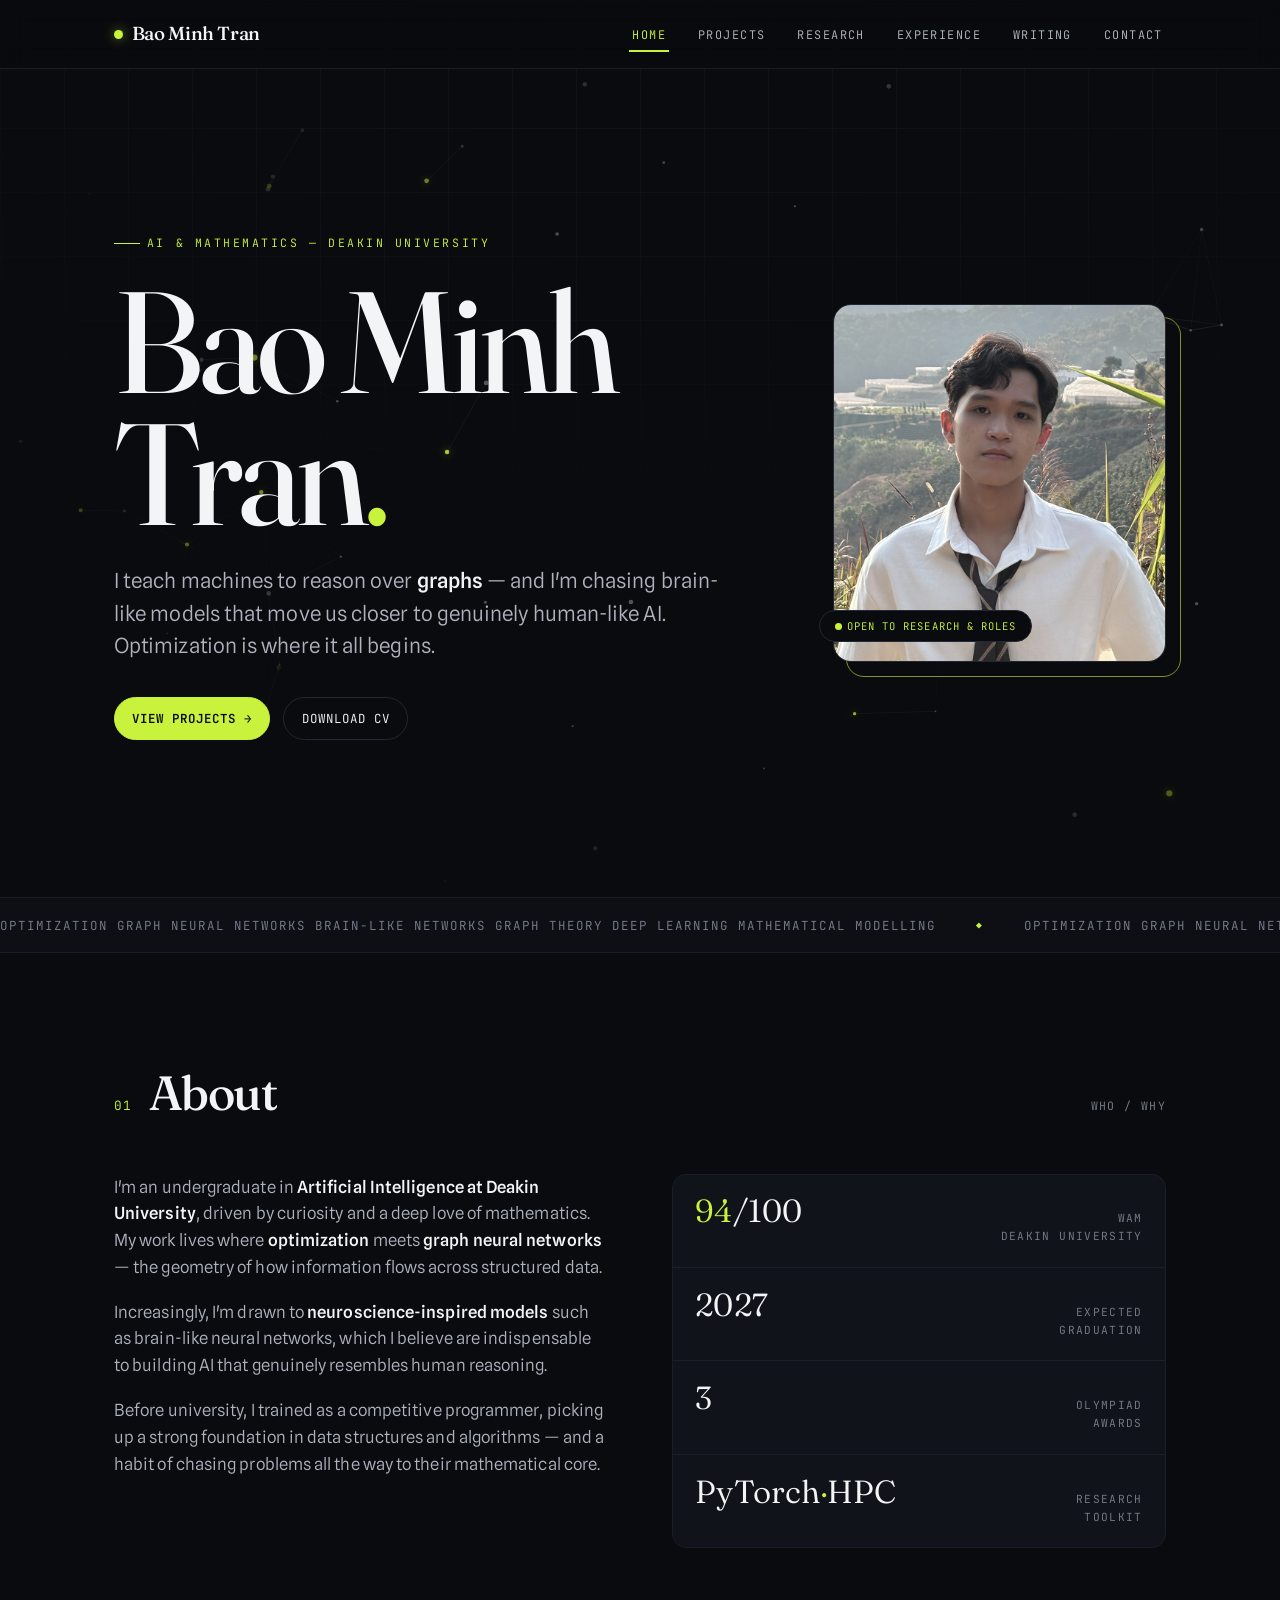
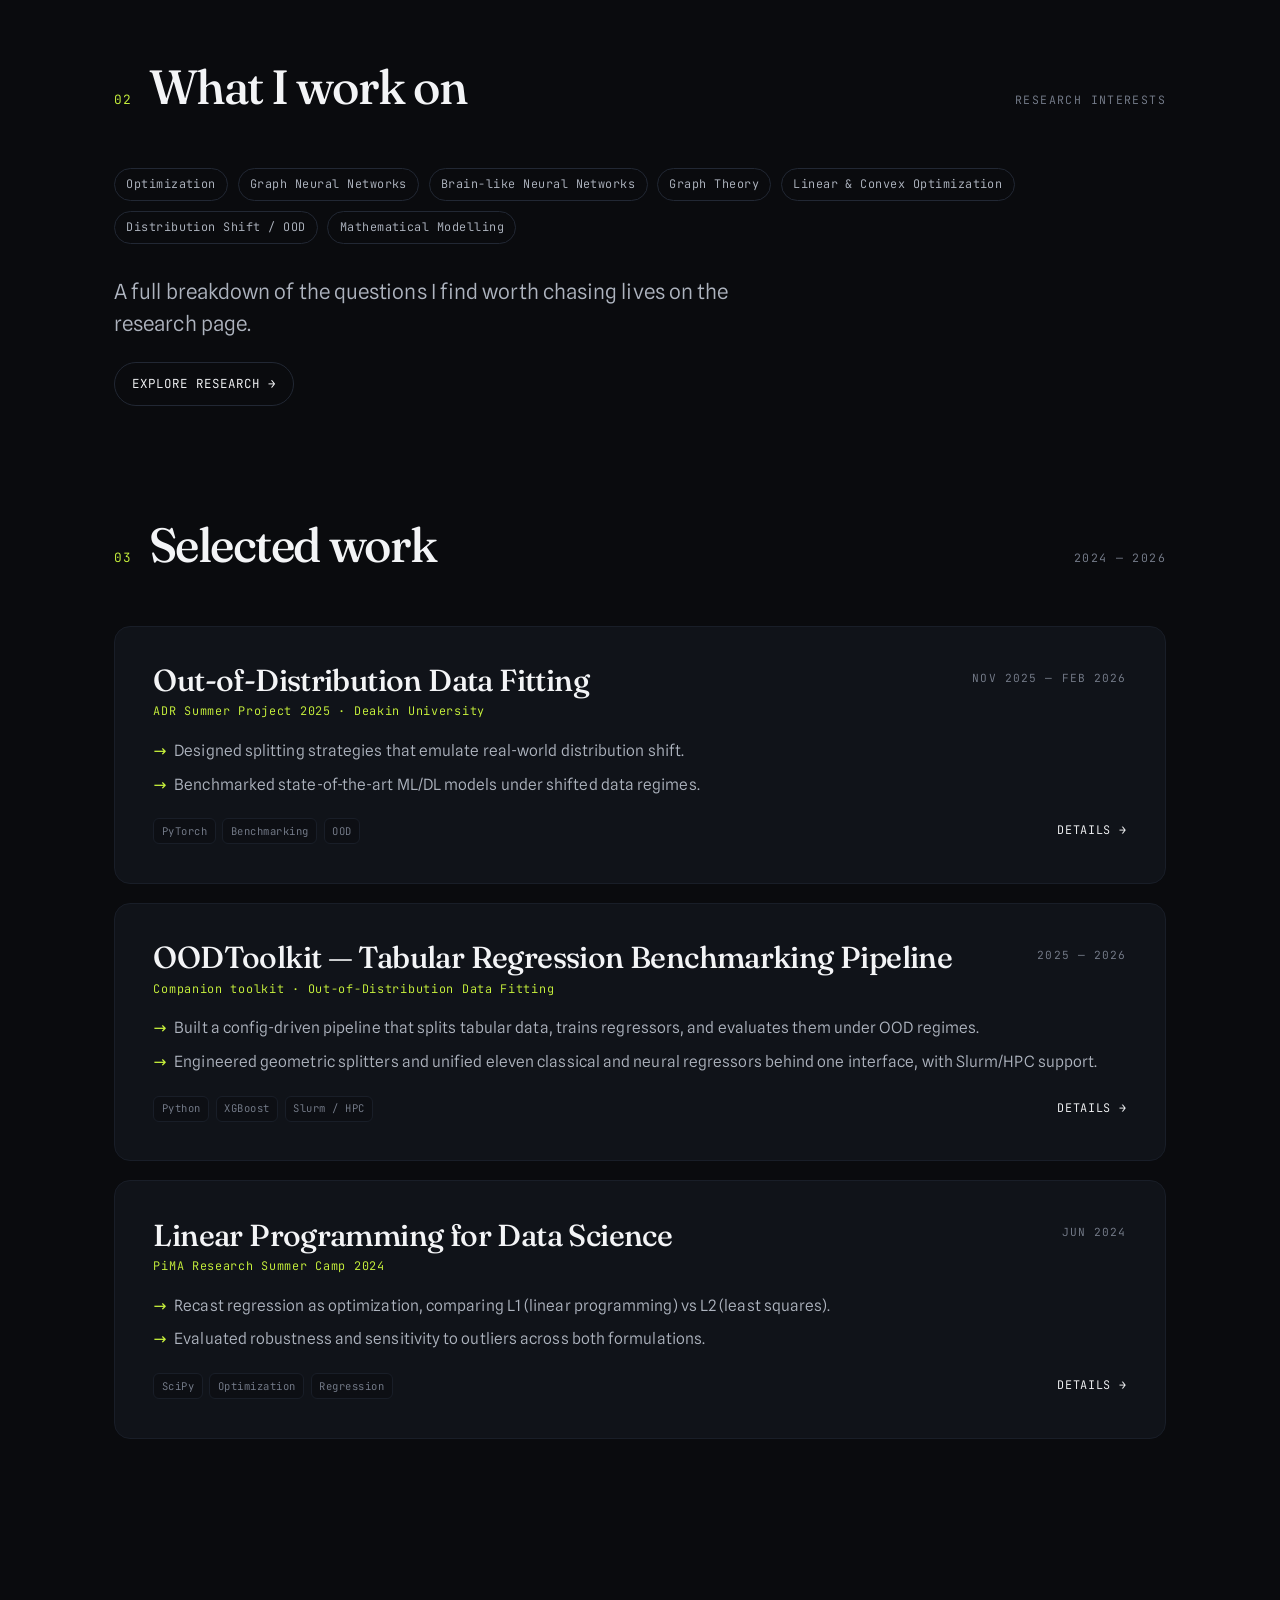
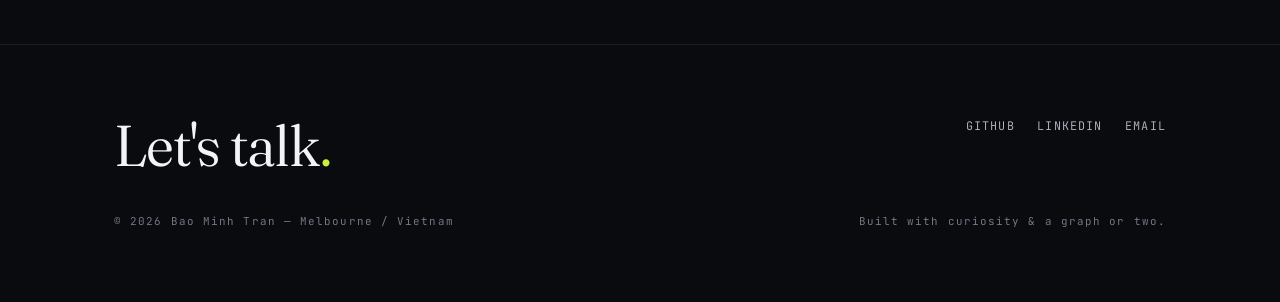
<file: index.html>
<!DOCTYPE html>
<html lang="en">
<head>
<meta charset="UTF-8">
<meta name="viewport" content="width=device-width, initial-scale=1.0">
<title>Bao Minh Tran — AI & Mathematics</title>
<meta name="description" content="Bao Minh Tran — Artificial Intelligence undergraduate at Deakin University, working at the intersection of optimization, graph neural networks, and brain-like AI.">
<link rel="preconnect" href="https://fonts.googleapis.com">
<link rel="preconnect" href="https://fonts.gstatic.com" crossorigin>
<link href="https://fonts.googleapis.com/css2?family=Fraunces:opsz,wght@9..144,400..600&family=JetBrains+Mono:wght@400;500&family=Spline+Sans:wght@300;400;500&display=swap" rel="stylesheet">
<link rel="stylesheet" href="styles.css">
</head>
<body>

<header class="nav">
  <div class="wrap nav-inner">
    <a class="brand" href="index.html"><span class="node"></span>Bao Minh Tran</a>
    <button class="nav-toggle" aria-label="Menu" aria-expanded="false"><span></span></button>
    <ul class="nav-links">
      <li><a href="index.html" aria-current="page">Home</a></li>
      <li><a href="projects.html">Projects</a></li>
      <li><a href="research.html">Research</a></li>
      <li><a href="experience.html">Experience</a></li>
      <li><a href="blog.html">Writing</a></li>
      <li><a href="contact.html">Contact</a></li>
    </ul>
  </div>
</header>

<main>
  <!-- HERO -->
  <section class="hero">
    <canvas class="hero-canvas" data-graph data-density="1.1" aria-hidden="true"></canvas>
    <div class="wrap">
      <div class="hero-grid">
        <div class="hero-copy load">
          <span class="eyebrow">AI &amp; Mathematics — Deakin University</span>
          <h1 class="display">Bao Minh<br>Tran<span class="dot">.</span></h1>
          <p class="lede">I teach machines to reason over <strong style="color:var(--ink);font-weight:500">graphs</strong> — and I'm chasing brain-like models that move us closer to genuinely human-like AI. Optimization is where it all begins.</p>
          <div class="btn-row">
            <a class="btn btn-primary" href="projects.html">View projects <span class="arr">→</span></a>
            <a class="btn btn-ghost" href="assets/cv.pdf" target="_blank" rel="noopener">Download CV</a>
          </div>
        </div>
        <div class="hero-portrait load">
          <img src="assets/profile.jpg" alt="Portrait of Bao Minh Tran">
          <span class="portrait-tag"><span class="pulse"></span>Open to research &amp; roles</span>
        </div>
      </div>
    </div>
  </section>

  <!-- INTEREST TAPE -->
  <div class="tape" aria-hidden="true">
    <div class="tape-track">
      <span>Optimization Graph Neural Networks Brain-like Networks Graph Theory Deep Learning Mathematical Modelling</span>
      <span>Optimization Graph Neural Networks Brain-like Networks Graph Theory Deep Learning Mathematical Modelling</span>
    </div>
  </div>

  <!-- ABOUT -->
  <section class="section">
    <div class="wrap">
      <div class="section-head reveal">
        <span class="section-index">01</span>
        <h2 class="section-title">About</h2>
        <span class="section-note">Who / Why</span>
      </div>
      <div class="about-grid">
        <div class="reveal">
          <p>I'm an undergraduate in <strong>Artificial Intelligence at Deakin University</strong>, driven by curiosity and a deep love of mathematics. My work lives where <strong>optimization</strong> meets <strong>graph neural networks</strong> — the geometry of how information flows across structured data.</p>
          <p>Increasingly, I'm drawn to <strong>neuroscience-inspired models</strong> such as brain-like neural networks, which I believe are indispensable to building AI that genuinely resembles human reasoning.</p>
          <p>Before university, I trained as a competitive programmer, picking up a strong foundation in data structures and algorithms — and a habit of chasing problems all the way to their mathematical core.</p>
        </div>
        <div class="stat-rail reveal" data-delay="80">
          <div class="stat"><span class="num"><em>94</em>/100</span><span class="lab">WAM<br>Deakin University</span></div>
          <div class="stat"><span class="num">2027</span><span class="lab">Expected<br>graduation</span></div>
          <div class="stat"><span class="num">3</span><span class="lab">Olympiad<br>awards</span></div>
          <div class="stat"><span class="num">PyTorch<span class="dot">·</span>HPC</span><span class="lab">Research<br>toolkit</span></div>
        </div>
      </div>
    </div>
  </section>

  <!-- FOCUS -->
  <section class="section" style="padding-top:0;">
    <div class="wrap">
      <div class="section-head reveal">
        <span class="section-index">02</span>
        <h2 class="section-title">What I work on</h2>
        <span class="section-note">Research interests</span>
      </div>
      <div class="chips reveal" style="margin-bottom:2rem;">
        <span class="chip">Optimization</span>
        <span class="chip">Graph Neural Networks</span>
        <span class="chip">Brain-like Neural Networks</span>
        <span class="chip">Graph Theory</span>
        <span class="chip">Linear &amp; Convex Optimization</span>
        <span class="chip">Distribution Shift / OOD</span>
        <span class="chip">Mathematical Modelling</span>
      </div>
      <p class="lede reveal">A full breakdown of the questions I find worth chasing lives on the research page.</p>
      <div class="btn-row reveal" style="margin-top:1.4rem;">
        <a class="btn btn-ghost" href="research.html">Explore research <span class="arr">→</span></a>
      </div>
    </div>
  </section>

  <!-- SELECTED WORK TEASER -->
  <section class="section" style="padding-top:0;">
    <div class="wrap">
      <div class="section-head reveal">
        <span class="section-index">03</span>
        <h2 class="section-title">Selected work</h2>
        <span class="section-note">2024 — 2026</span>
      </div>
      <div class="cards">
        <article class="card reveal">
          <div class="card-top">
            <h3>Out-of-Distribution Data Fitting</h3>
            <span class="meta">Nov 2025 — Feb 2026</span>
          </div>
          <div class="org">ADR Summer Project 2025 · Deakin University</div>
          <ul>
            <li>Designed splitting strategies that emulate real-world distribution shift.</li>
            <li>Benchmarked state-of-the-art ML/DL models under shifted data regimes.</li>
          </ul>
          <div class="card-foot">
            <div class="tag-row"><span class="tag">PyTorch</span><span class="tag">Benchmarking</span><span class="tag">OOD</span></div>
            <a class="repo-link" href="projects.html">Details →</a>
          </div>
        </article>
        <article class="card reveal" data-delay="80">
          <div class="card-top">
            <h3>OODToolkit — Tabular Regression Benchmarking Pipeline</h3>
            <span class="meta">2025 — 2026</span>
          </div>
          <div class="org">Companion toolkit · Out-of-Distribution Data Fitting</div>
          <ul>
            <li>Built a config-driven pipeline that splits tabular data, trains regressors, and evaluates them under OOD regimes.</li>
            <li>Engineered geometric splitters and unified eleven classical and neural regressors behind one interface, with Slurm/HPC support.</li>
          </ul>
          <div class="card-foot">
            <div class="tag-row"><span class="tag">Python</span><span class="tag">XGBoost</span><span class="tag">Slurm / HPC</span></div>
            <a class="repo-link" href="projects.html">Details →</a>
          </div>
        </article>
        <article class="card reveal" data-delay="160">
          <div class="card-top">
            <h3>Linear Programming for Data Science</h3>
            <span class="meta">Jun 2024</span>
          </div>
          <div class="org">PiMA Research Summer Camp 2024</div>
          <ul>
            <li>Recast regression as optimization, comparing L1 (linear programming) vs L2 (least squares).</li>
            <li>Evaluated robustness and sensitivity to outliers across both formulations.</li>
          </ul>
          <div class="card-foot">
            <div class="tag-row"><span class="tag">SciPy</span><span class="tag">Optimization</span><span class="tag">Regression</span></div>
            <a class="repo-link" href="projects.html">Details →</a>
          </div>
        </article>
      </div>
    </div>
  </section>
</main>

<footer class="footer">
  <div class="wrap">
    <div class="footer-grid">
      <div class="big"><a href="contact.html">Let's talk<span class="dot">.</span></a></div>
      <nav class="footer-links" aria-label="Social links">
        <a href="https://github.com/Trminh06-work" target="_blank" rel="noopener">GitHub</a>
        <a href="https://www.linkedin.com/in/bao-minh-tran-587272372/" target="_blank" rel="noopener">LinkedIn</a>
        <a href="mailto:trminh06.work@gmail.com">Email</a>
      </nav>
    </div>
    <div class="footer-meta">
      <span>© <span data-year>2026</span> Bao Minh Tran — Melbourne / Vietnam</span>
      <span>Built with curiosity &amp; a graph or two.</span>
    </div>
  </div>
</footer>

<script src="main.js"></script>
</body>
</html>
</file>
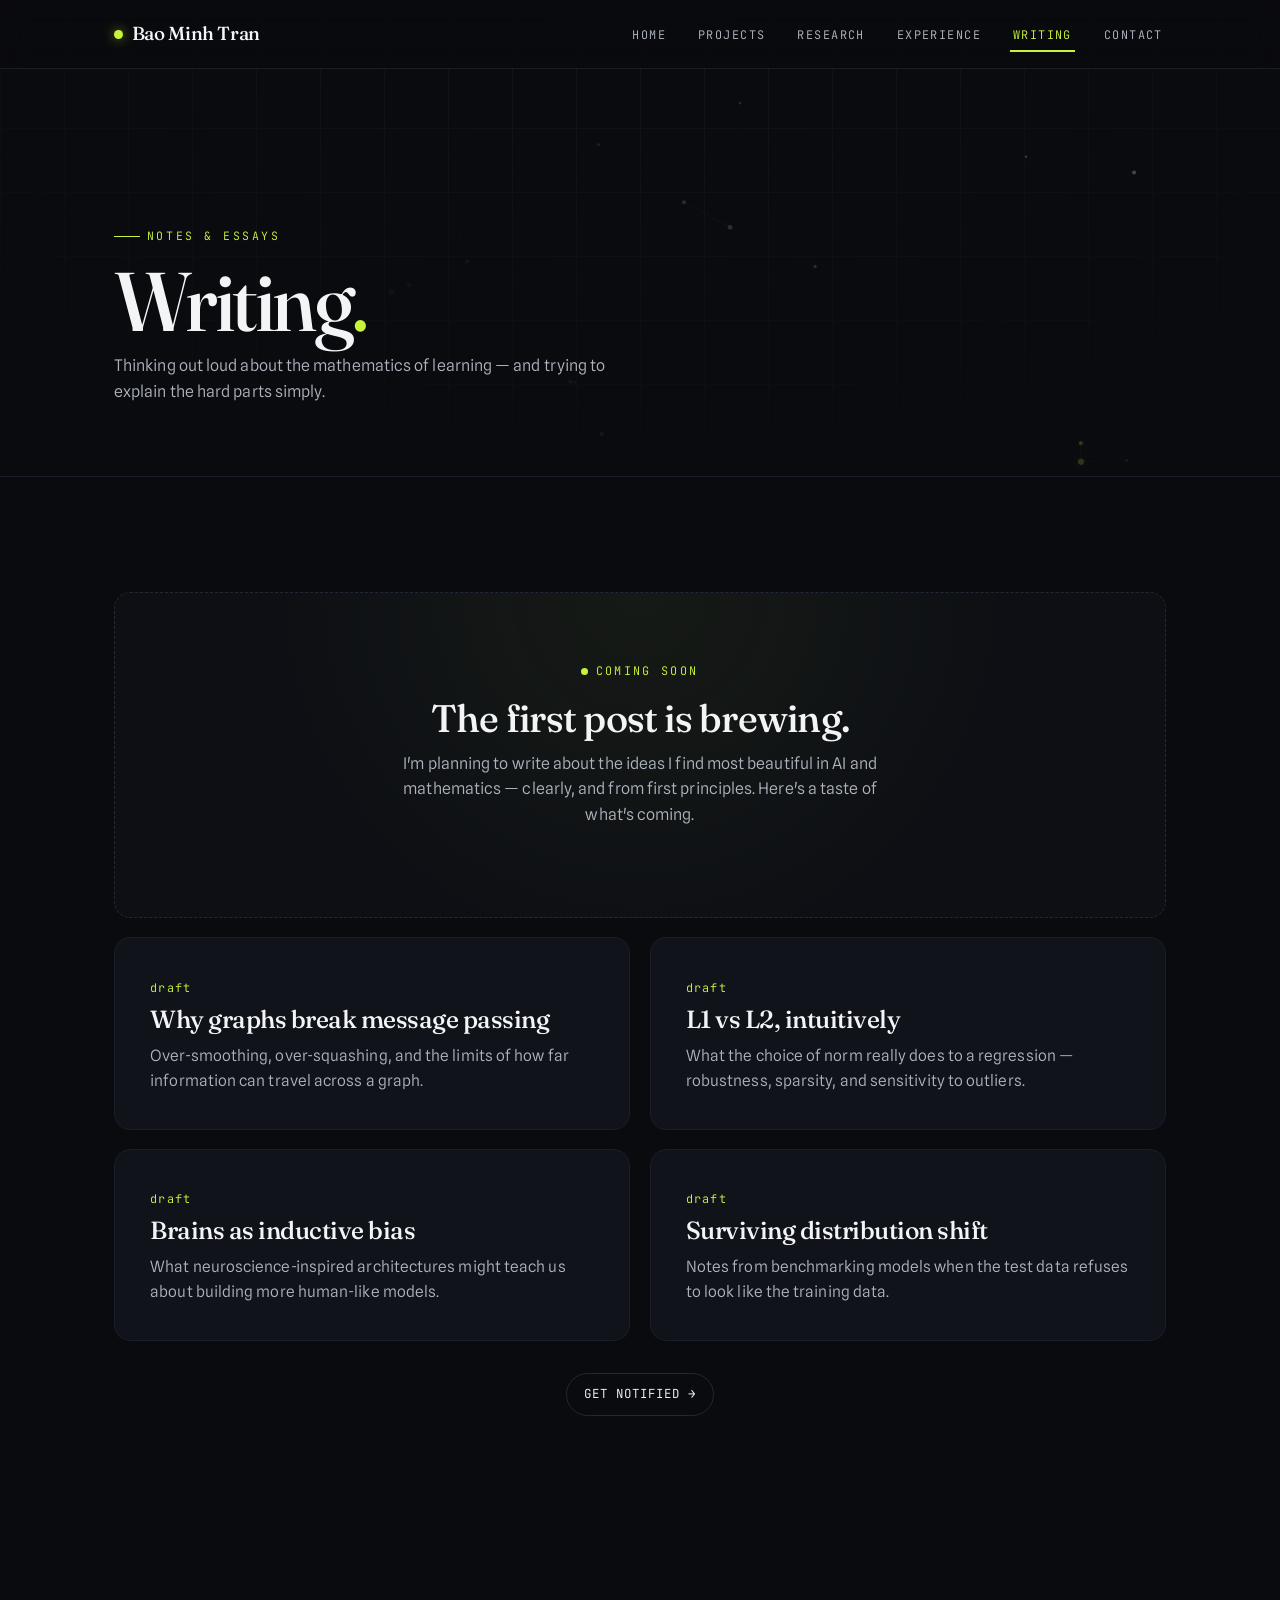
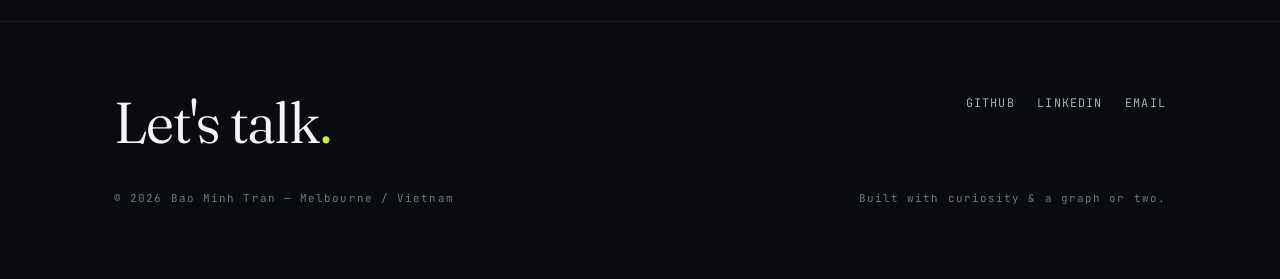
<file: blog.html>
<!DOCTYPE html>
<html lang="en">
<head>
<meta charset="UTF-8">
<meta name="viewport" content="width=device-width, initial-scale=1.0">
<title>Writing — Bao Minh Tran</title>
<meta name="description" content="Notes and essays on AI, optimization, and graph learning by Bao Minh Tran. Coming soon.">
<link rel="preconnect" href="https://fonts.googleapis.com">
<link rel="preconnect" href="https://fonts.gstatic.com" crossorigin>
<link href="https://fonts.googleapis.com/css2?family=Fraunces:opsz,wght@9..144,400..600&family=JetBrains+Mono:wght@400;500&family=Spline+Sans:wght@300;400;500&display=swap" rel="stylesheet">
<link rel="stylesheet" href="styles.css">
</head>
<body>

<header class="nav">
  <div class="wrap nav-inner">
    <a class="brand" href="index.html"><span class="node"></span>Bao Minh Tran</a>
    <button class="nav-toggle" aria-label="Menu" aria-expanded="false"><span></span></button>
    <ul class="nav-links">
      <li><a href="index.html">Home</a></li>
      <li><a href="projects.html">Projects</a></li>
      <li><a href="research.html">Research</a></li>
      <li><a href="experience.html">Experience</a></li>
      <li><a href="blog.html" aria-current="page">Writing</a></li>
      <li><a href="contact.html">Contact</a></li>
    </ul>
  </div>
</header>

<main>
  <section class="page-head">
    <canvas data-graph data-density="0.8" aria-hidden="true"></canvas>
    <div class="wrap load">
      <span class="eyebrow">Notes &amp; essays</span>
      <h1>Writing<span class="dot">.</span></h1>
      <p>Thinking out loud about the mathematics of learning — and trying to explain the hard parts simply.</p>
    </div>
  </section>

  <section class="section">
    <div class="wrap">
      <div class="empty reveal">
        <span class="ico"><span class="pulse"></span>Coming soon</span>
        <h3>The first post is brewing.</h3>
        <p>I'm planning to write about the ideas I find most beautiful in AI and mathematics — clearly, and from first principles. Here's a taste of what's coming.</p>
      </div>

      <div class="research-grid reveal" style="margin-top:1.2rem;">
        <article class="research-card">
          <span class="rc-no">draft</span>
          <h3>Why graphs break message passing</h3>
          <p>Over-smoothing, over-squashing, and the limits of how far information can travel across a graph.</p>
        </article>
        <article class="research-card">
          <span class="rc-no">draft</span>
          <h3>L1 vs L2, intuitively</h3>
          <p>What the choice of norm really does to a regression — robustness, sparsity, and sensitivity to outliers.</p>
        </article>
        <article class="research-card">
          <span class="rc-no">draft</span>
          <h3>Brains as inductive bias</h3>
          <p>What neuroscience-inspired architectures might teach us about building more human-like models.</p>
        </article>
        <article class="research-card">
          <span class="rc-no">draft</span>
          <h3>Surviving distribution shift</h3>
          <p>Notes from benchmarking models when the test data refuses to look like the training data.</p>
        </article>
      </div>

      <div class="btn-row reveal" style="justify-content:center;margin-top:2rem;">
        <a class="btn btn-ghost" href="contact.html">Get notified <span class="arr">→</span></a>
      </div>
    </div>
  </section>
</main>

<footer class="footer">
  <div class="wrap">
    <div class="footer-grid">
      <div class="big"><a href="contact.html">Let's talk<span class="dot">.</span></a></div>
      <nav class="footer-links" aria-label="Social links">
        <a href="https://github.com/Trminh06-work" target="_blank" rel="noopener">GitHub</a>
        <a href="https://www.linkedin.com/in/bao-minh-tran-587272372/" target="_blank" rel="noopener">LinkedIn</a>
        <a href="mailto:trminh06.work@gmail.com">Email</a>
      </nav>
    </div>
    <div class="footer-meta">
      <span>© <span data-year>2026</span> Bao Minh Tran — Melbourne / Vietnam</span>
      <span>Built with curiosity &amp; a graph or two.</span>
    </div>
  </div>
</footer>

<script src="main.js"></script>
</body>
</html>
</file>
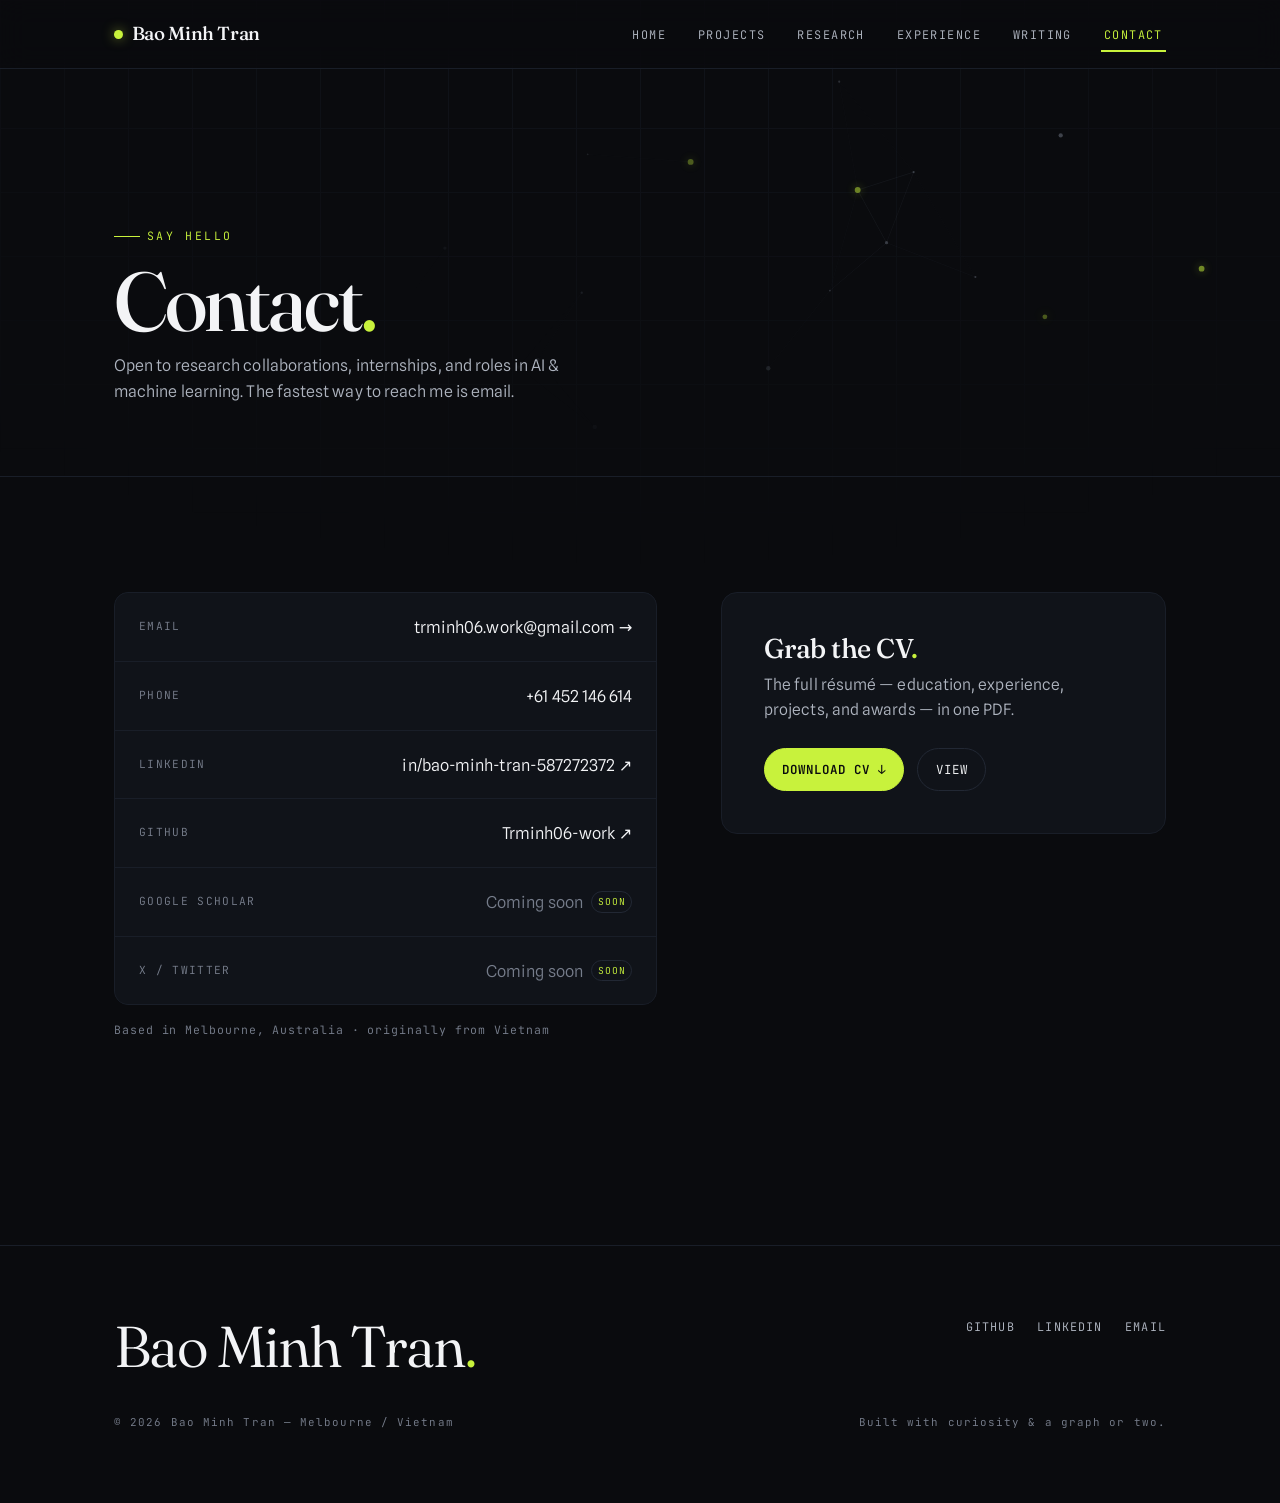
<file: contact.html>
<!DOCTYPE html>
<html lang="en">
<head>
<meta charset="UTF-8">
<meta name="viewport" content="width=device-width, initial-scale=1.0">
<title>Contact — Bao Minh Tran</title>
<meta name="description" content="Get in touch with Bao Minh Tran — email, LinkedIn, GitHub, and CV.">
<link rel="preconnect" href="https://fonts.googleapis.com">
<link rel="preconnect" href="https://fonts.gstatic.com" crossorigin>
<link href="https://fonts.googleapis.com/css2?family=Fraunces:opsz,wght@9..144,400..600&family=JetBrains+Mono:wght@400;500&family=Spline+Sans:wght@300;400;500&display=swap" rel="stylesheet">
<link rel="stylesheet" href="styles.css">
</head>
<body>

<header class="nav">
  <div class="wrap nav-inner">
    <a class="brand" href="index.html"><span class="node"></span>Bao Minh Tran</a>
    <button class="nav-toggle" aria-label="Menu" aria-expanded="false"><span></span></button>
    <ul class="nav-links">
      <li><a href="index.html">Home</a></li>
      <li><a href="projects.html">Projects</a></li>
      <li><a href="research.html">Research</a></li>
      <li><a href="experience.html">Experience</a></li>
      <li><a href="blog.html">Writing</a></li>
      <li><a href="contact.html" aria-current="page">Contact</a></li>
    </ul>
  </div>
</header>

<main>
  <section class="page-head">
    <canvas data-graph data-density="0.9" aria-hidden="true"></canvas>
    <div class="wrap load">
      <span class="eyebrow">Say hello</span>
      <h1>Contact<span class="dot">.</span></h1>
      <p>Open to research collaborations, internships, and roles in AI &amp; machine learning. The fastest way to reach me is email.</p>
    </div>
  </section>

  <section class="section">
    <div class="wrap">
      <div class="contact-grid">
        <div class="reveal">
          <div class="contact-list">
            <a class="contact-row cv" href="mailto:trminh06.work@gmail.com">
              <span class="ck">Email</span>
              <span class="cv">trminh06.work@gmail.com →</span>
            </a>
            <div class="contact-row">
              <span class="ck">Phone</span>
              <span class="cv">+61 452 146 614</span>
            </div>
            <a class="contact-row" href="https://www.linkedin.com/in/bao-minh-tran-587272372/" target="_blank" rel="noopener">
              <span class="ck">LinkedIn</span>
              <span class="cv">in/bao-minh-tran-587272372 ↗</span>
            </a>
            <a class="contact-row" href="https://github.com/Trminh06-work" target="_blank" rel="noopener">
              <span class="ck">GitHub</span>
              <span class="cv">Trminh06-work ↗</span>
            </a>
            <div class="contact-row soon">
              <span class="ck">Google Scholar</span>
              <span class="cv">Coming soon <span class="badge-soon">soon</span></span>
            </div>
            <div class="contact-row soon">
              <span class="ck">X / Twitter</span>
              <span class="cv">Coming soon <span class="badge-soon">soon</span></span>
            </div>
          </div>
          <p style="color:var(--muted);font-family:var(--f-mono);font-size:0.72rem;letter-spacing:0.08em;margin-top:1rem;">Based in Melbourne, Australia · originally from Vietnam</p>
        </div>

        <aside class="cv-card reveal" data-delay="80">
          <h3>Grab the CV<span class="dot">.</span></h3>
          <p>The full résumé — education, experience, projects, and awards — in one PDF.</p>
          <div class="btn-row">
            <a class="btn btn-primary" href="assets/cv.pdf" target="_blank" rel="noopener">Download CV <span class="arr">↓</span></a>
            <a class="btn btn-ghost" href="assets/cv.pdf" target="_blank" rel="noopener">View</a>
          </div>
        </aside>
      </div>
    </div>
  </section>
</main>

<footer class="footer">
  <div class="wrap">
    <div class="footer-grid">
      <div class="big">Bao Minh Tran<span class="dot">.</span></div>
      <nav class="footer-links" aria-label="Social links">
        <a href="https://github.com/Trminh06-work" target="_blank" rel="noopener">GitHub</a>
        <a href="https://www.linkedin.com/in/bao-minh-tran-587272372/" target="_blank" rel="noopener">LinkedIn</a>
        <a href="mailto:trminh06.work@gmail.com">Email</a>
      </nav>
    </div>
    <div class="footer-meta">
      <span>© <span data-year>2026</span> Bao Minh Tran — Melbourne / Vietnam</span>
      <span>Built with curiosity &amp; a graph or two.</span>
    </div>
  </div>
</footer>

<script src="main.js"></script>
</body>
</html>
</file>
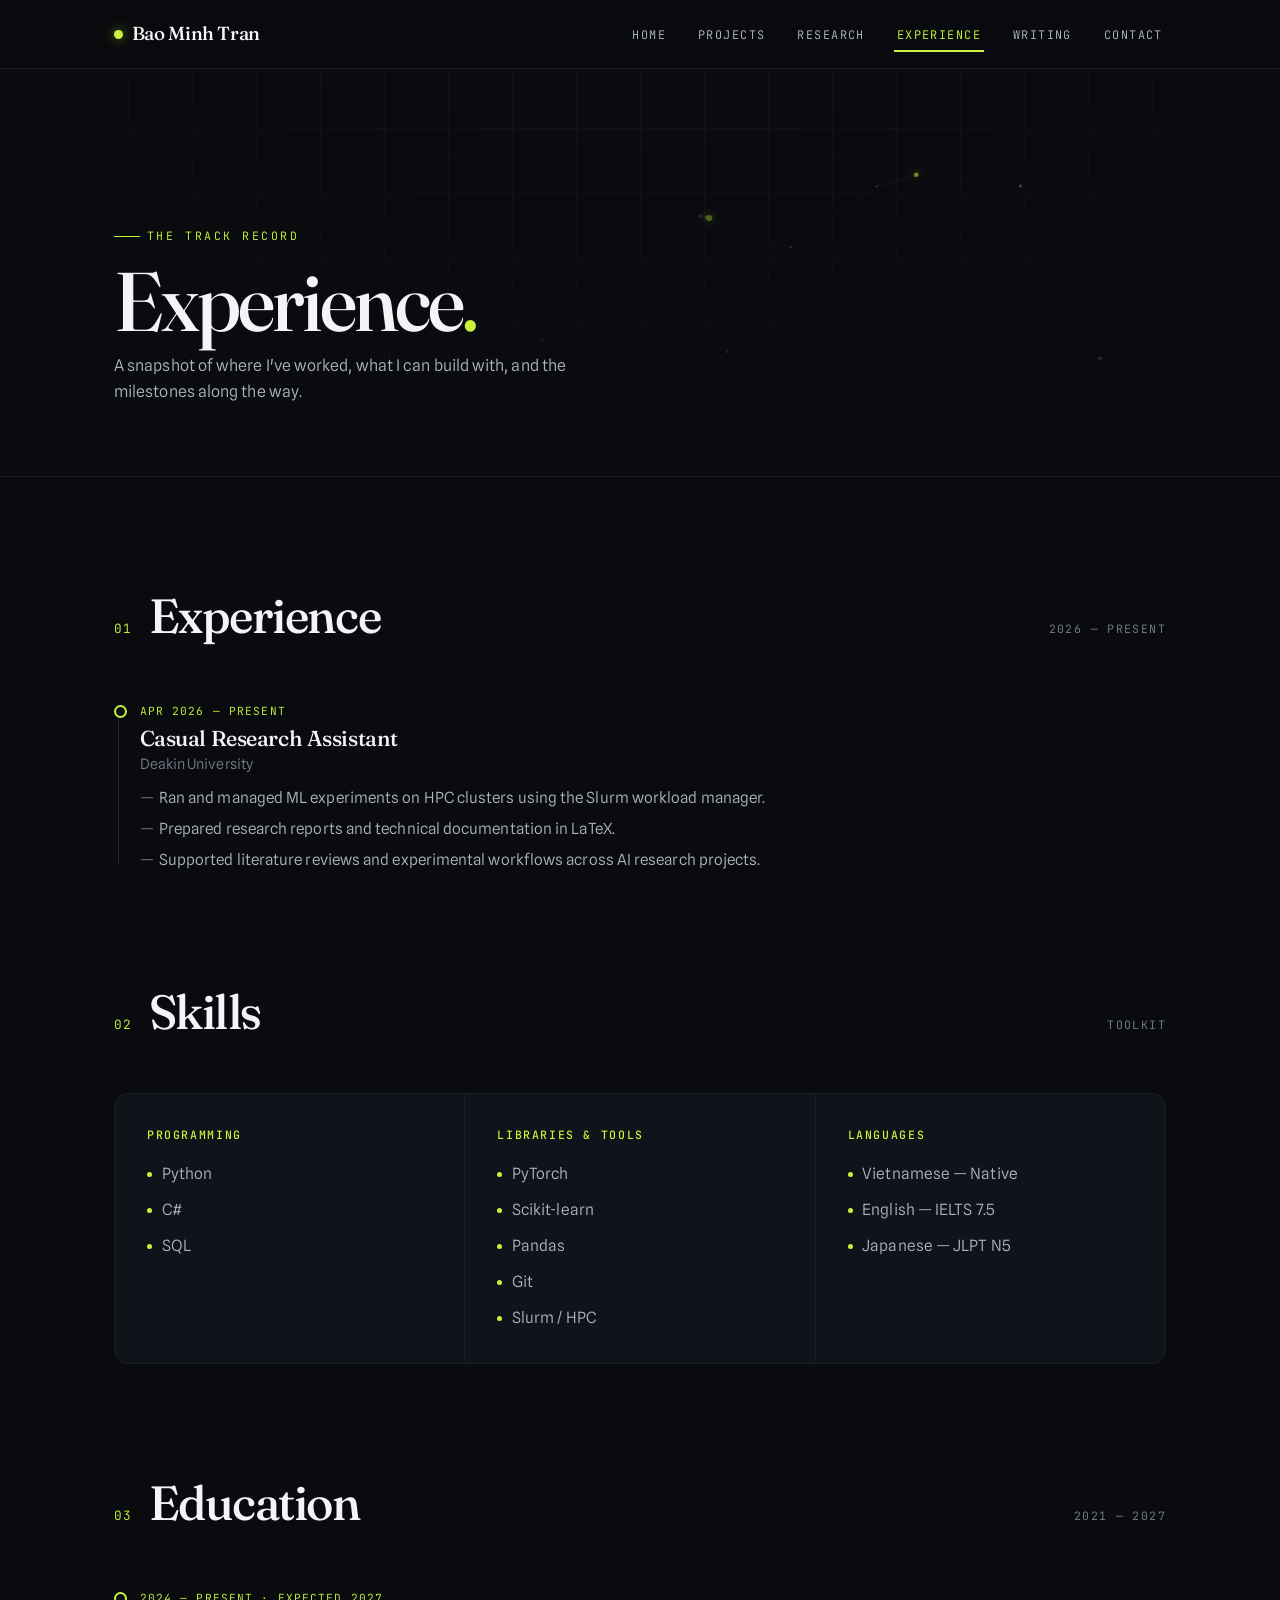
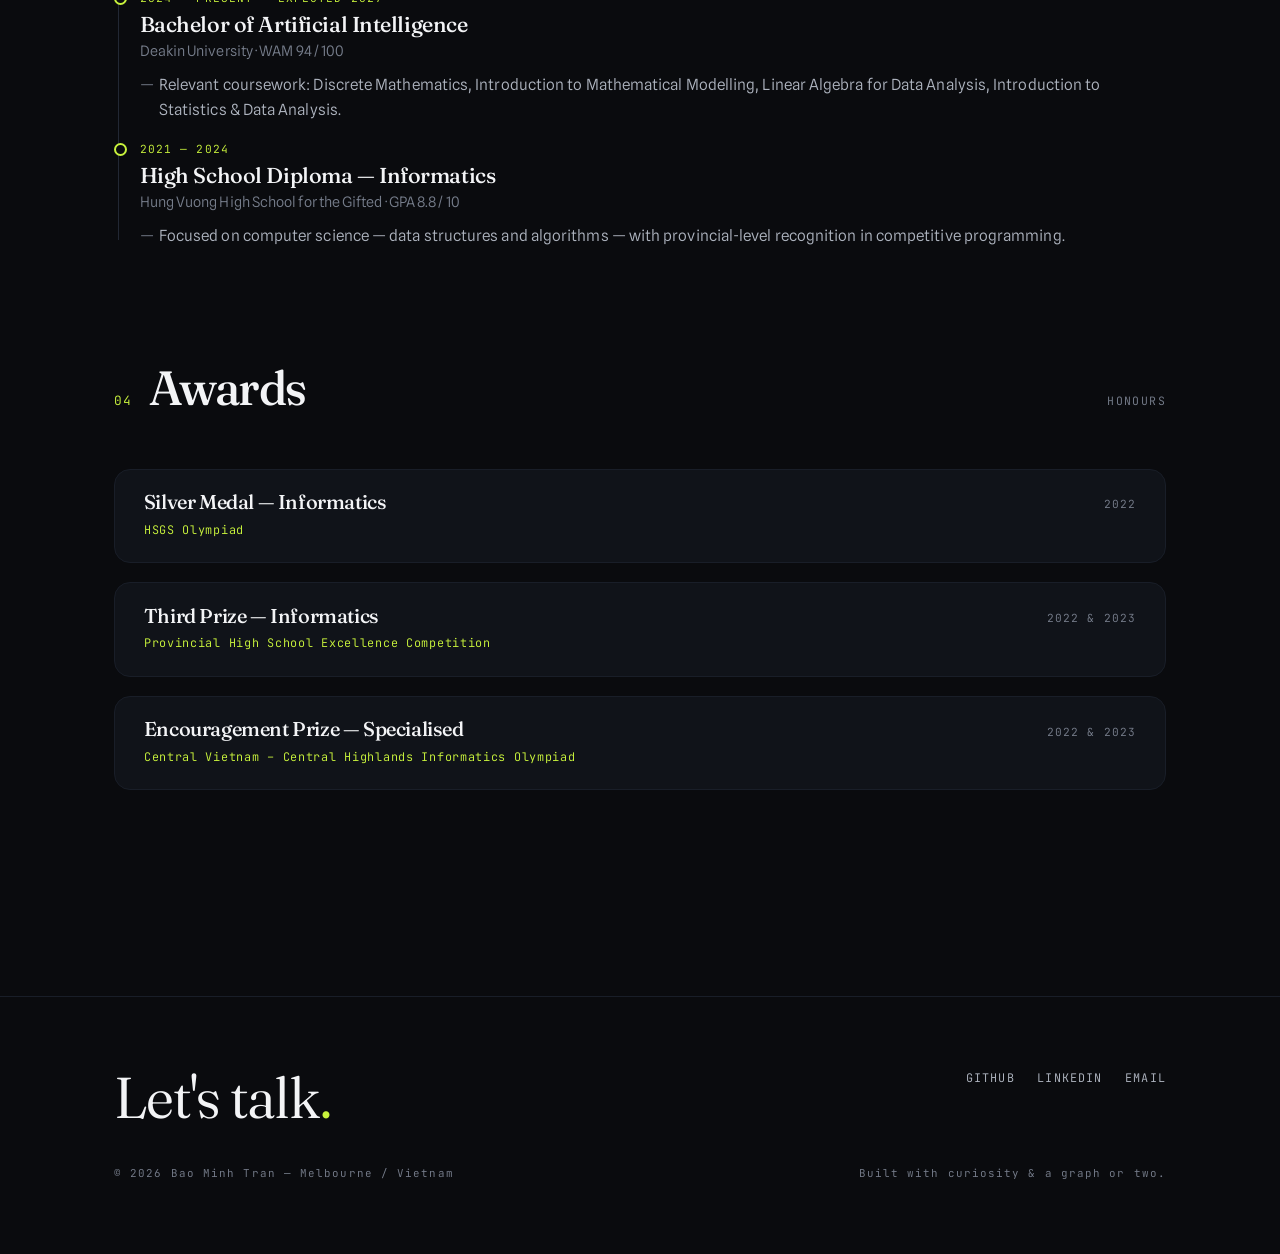
<file: experience.html>
<!DOCTYPE html>
<html lang="en">
<head>
<meta charset="UTF-8">
<meta name="viewport" content="width=device-width, initial-scale=1.0">
<title>Experience — Bao Minh Tran</title>
<meta name="description" content="Experience, skills, education, and awards of Bao Minh Tran, AI undergraduate at Deakin University.">
<link rel="preconnect" href="https://fonts.googleapis.com">
<link rel="preconnect" href="https://fonts.gstatic.com" crossorigin>
<link href="https://fonts.googleapis.com/css2?family=Fraunces:opsz,wght@9..144,400..600&family=JetBrains+Mono:wght@400;500&family=Spline+Sans:wght@300;400;500&display=swap" rel="stylesheet">
<link rel="stylesheet" href="styles.css">
</head>
<body>

<header class="nav">
  <div class="wrap nav-inner">
    <a class="brand" href="index.html"><span class="node"></span>Bao Minh Tran</a>
    <button class="nav-toggle" aria-label="Menu" aria-expanded="false"><span></span></button>
    <ul class="nav-links">
      <li><a href="index.html">Home</a></li>
      <li><a href="projects.html">Projects</a></li>
      <li><a href="research.html">Research</a></li>
      <li><a href="experience.html" aria-current="page">Experience</a></li>
      <li><a href="blog.html">Writing</a></li>
      <li><a href="contact.html">Contact</a></li>
    </ul>
  </div>
</header>

<main>
  <section class="page-head">
    <canvas data-graph data-density="0.8" aria-hidden="true"></canvas>
    <div class="wrap load">
      <span class="eyebrow">The track record</span>
      <h1>Experience<span class="dot">.</span></h1>
      <p>A snapshot of where I've worked, what I can build with, and the milestones along the way.</p>
    </div>
  </section>

  <!-- EXPERIENCE -->
  <section class="section">
    <div class="wrap">
      <div class="section-head reveal">
        <span class="section-index">01</span>
        <h2 class="section-title">Experience</h2>
        <span class="section-note">2026 — Present</span>
      </div>
      <div class="timeline">
        <div class="tl-item reveal">
          <span class="when">Apr 2026 — Present</span>
          <h3>Casual Research Assistant</h3>
          <p class="sub">Deakin University</p>
          <ul>
            <li>Ran and managed ML experiments on HPC clusters using the Slurm workload manager.</li>
            <li>Prepared research reports and technical documentation in LaTeX.</li>
            <li>Supported literature reviews and experimental workflows across AI research projects.</li>
          </ul>
        </div>
      </div>
    </div>
  </section>

  <!-- SKILLS -->
  <section class="section" style="padding-top:0;">
    <div class="wrap">
      <div class="section-head reveal">
        <span class="section-index">02</span>
        <h2 class="section-title">Skills</h2>
        <span class="section-note">Toolkit</span>
      </div>
      <div class="skill-grid">
        <div class="skill-col reveal">
          <h4>Programming</h4>
          <ul><li>Python</li><li>C#</li><li>SQL</li></ul>
        </div>
        <div class="skill-col reveal" data-delay="70">
          <h4>Libraries &amp; Tools</h4>
          <ul><li>PyTorch</li><li>Scikit-learn</li><li>Pandas</li><li>Git</li><li>Slurm / HPC</li></ul>
        </div>
        <div class="skill-col reveal" data-delay="140">
          <h4>Languages</h4>
          <ul><li>Vietnamese — Native</li><li>English — IELTS 7.5</li><li>Japanese — JLPT N5</li></ul>
        </div>
      </div>
    </div>
  </section>

  <!-- EDUCATION -->
  <section class="section" style="padding-top:0;">
    <div class="wrap">
      <div class="section-head reveal">
        <span class="section-index">03</span>
        <h2 class="section-title">Education</h2>
        <span class="section-note">2021 — 2027</span>
      </div>
      <div class="timeline">
        <div class="tl-item reveal">
          <span class="when">2024 — Present · Expected 2027</span>
          <h3>Bachelor of Artificial Intelligence</h3>
          <p class="sub">Deakin University · WAM 94 / 100</p>
          <ul>
            <li>Relevant coursework: Discrete Mathematics, Introduction to Mathematical Modelling, Linear Algebra for Data Analysis, Introduction to Statistics &amp; Data Analysis.</li>
          </ul>
        </div>
        <div class="tl-item reveal" data-delay="80">
          <span class="when">2021 — 2024</span>
          <h3>High School Diploma — Informatics</h3>
          <p class="sub">Hung Vuong High School for the Gifted · GPA 8.8 / 10</p>
          <ul>
            <li>Focused on computer science — data structures and algorithms — with provincial-level recognition in competitive programming.</li>
          </ul>
        </div>
      </div>
    </div>
  </section>

  <!-- AWARDS -->
  <section class="section" style="padding-top:0;">
    <div class="wrap">
      <div class="section-head reveal">
        <span class="section-index">04</span>
        <h2 class="section-title">Awards</h2>
        <span class="section-note">Honours</span>
      </div>
      <div class="cards">
        <article class="card reveal" style="padding:1.4rem 1.8rem;">
          <div class="card-top">
            <h3 style="font-size:1.25rem;">Silver Medal — Informatics</h3>
            <span class="meta">2022</span>
          </div>
          <div class="org" style="margin-bottom:0;">HSGS Olympiad</div>
        </article>
        <article class="card reveal" data-delay="60" style="padding:1.4rem 1.8rem;">
          <div class="card-top">
            <h3 style="font-size:1.25rem;">Third Prize — Informatics</h3>
            <span class="meta">2022 &amp; 2023</span>
          </div>
          <div class="org" style="margin-bottom:0;">Provincial High School Excellence Competition</div>
        </article>
        <article class="card reveal" data-delay="120" style="padding:1.4rem 1.8rem;">
          <div class="card-top">
            <h3 style="font-size:1.25rem;">Encouragement Prize — Specialised</h3>
            <span class="meta">2022 &amp; 2023</span>
          </div>
          <div class="org" style="margin-bottom:0;">Central Vietnam – Central Highlands Informatics Olympiad</div>
        </article>
      </div>
    </div>
  </section>
</main>

<footer class="footer">
  <div class="wrap">
    <div class="footer-grid">
      <div class="big"><a href="contact.html">Let's talk<span class="dot">.</span></a></div>
      <nav class="footer-links" aria-label="Social links">
        <a href="https://github.com/Trminh06-work" target="_blank" rel="noopener">GitHub</a>
        <a href="https://www.linkedin.com/in/bao-minh-tran-587272372/" target="_blank" rel="noopener">LinkedIn</a>
        <a href="mailto:trminh06.work@gmail.com">Email</a>
      </nav>
    </div>
    <div class="footer-meta">
      <span>© <span data-year>2026</span> Bao Minh Tran — Melbourne / Vietnam</span>
      <span>Built with curiosity &amp; a graph or two.</span>
    </div>
  </div>
</footer>

<script src="main.js"></script>
</body>
</html>
</file>
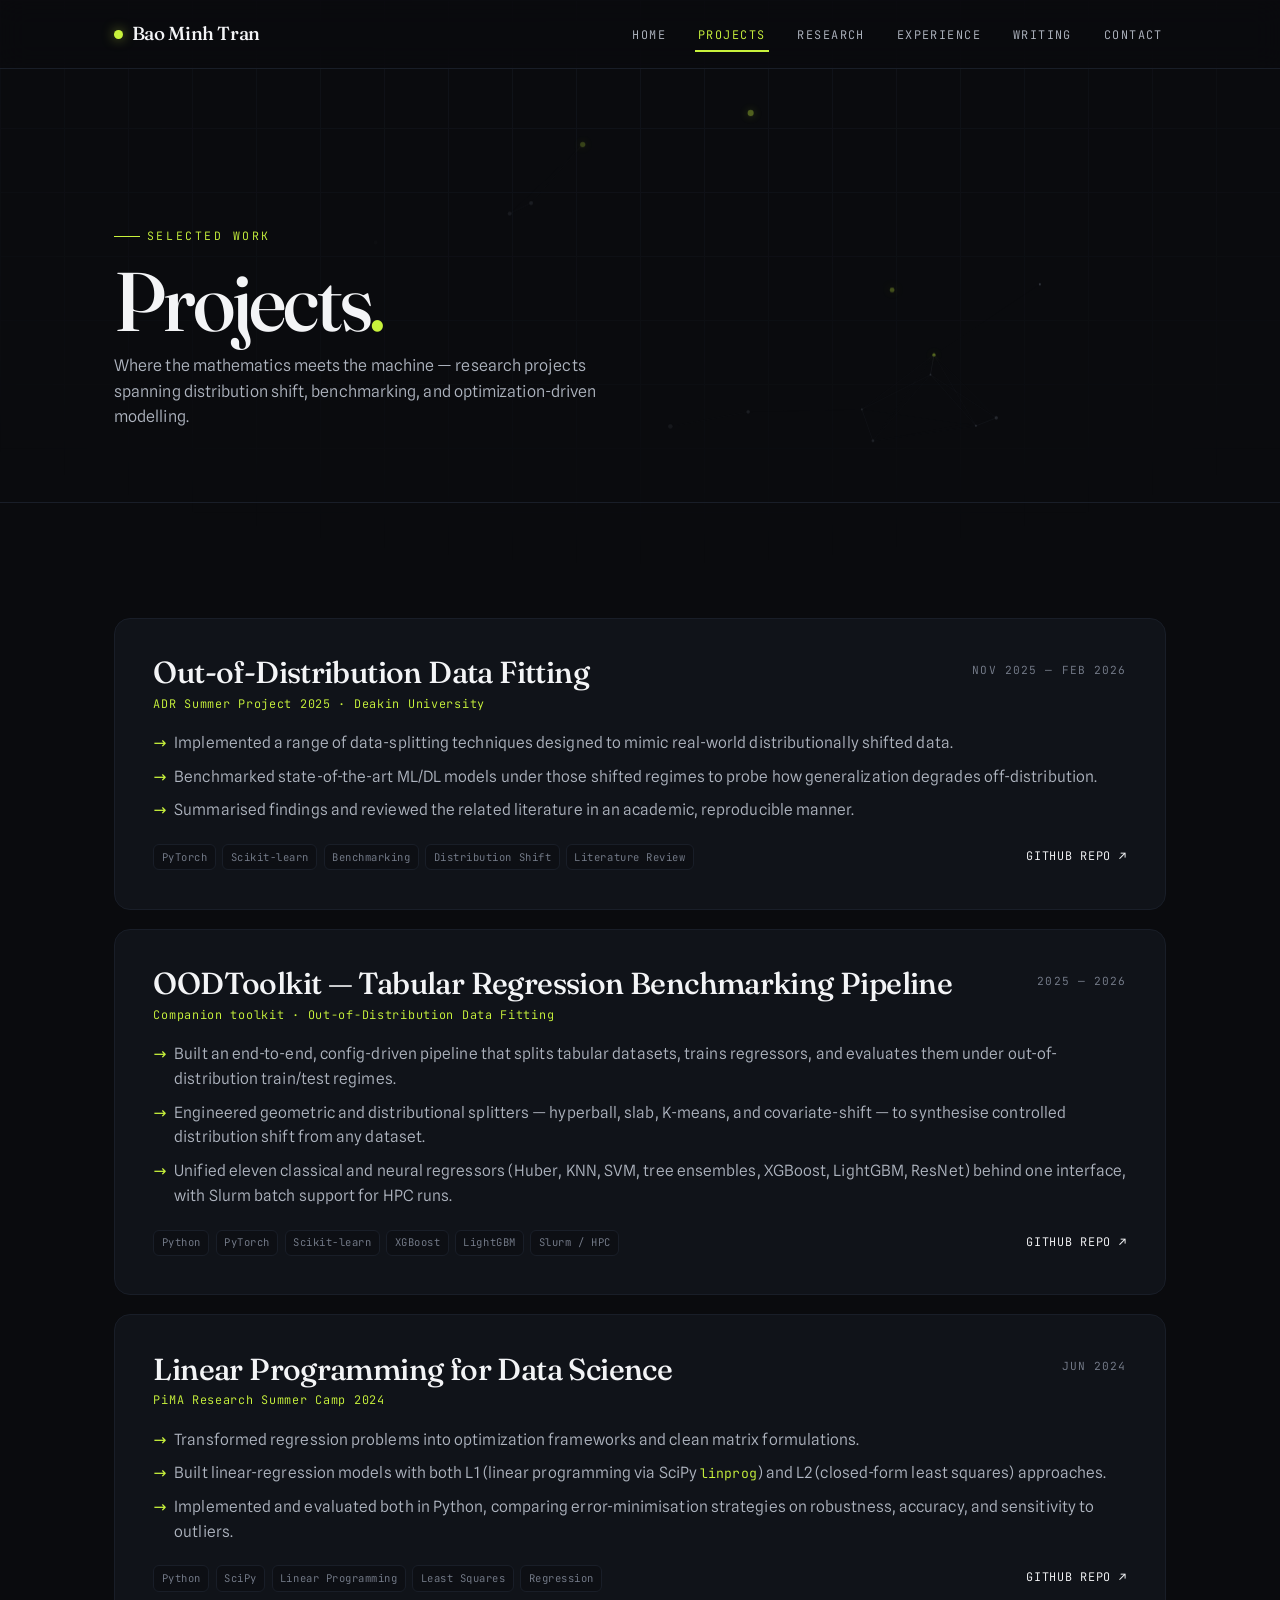
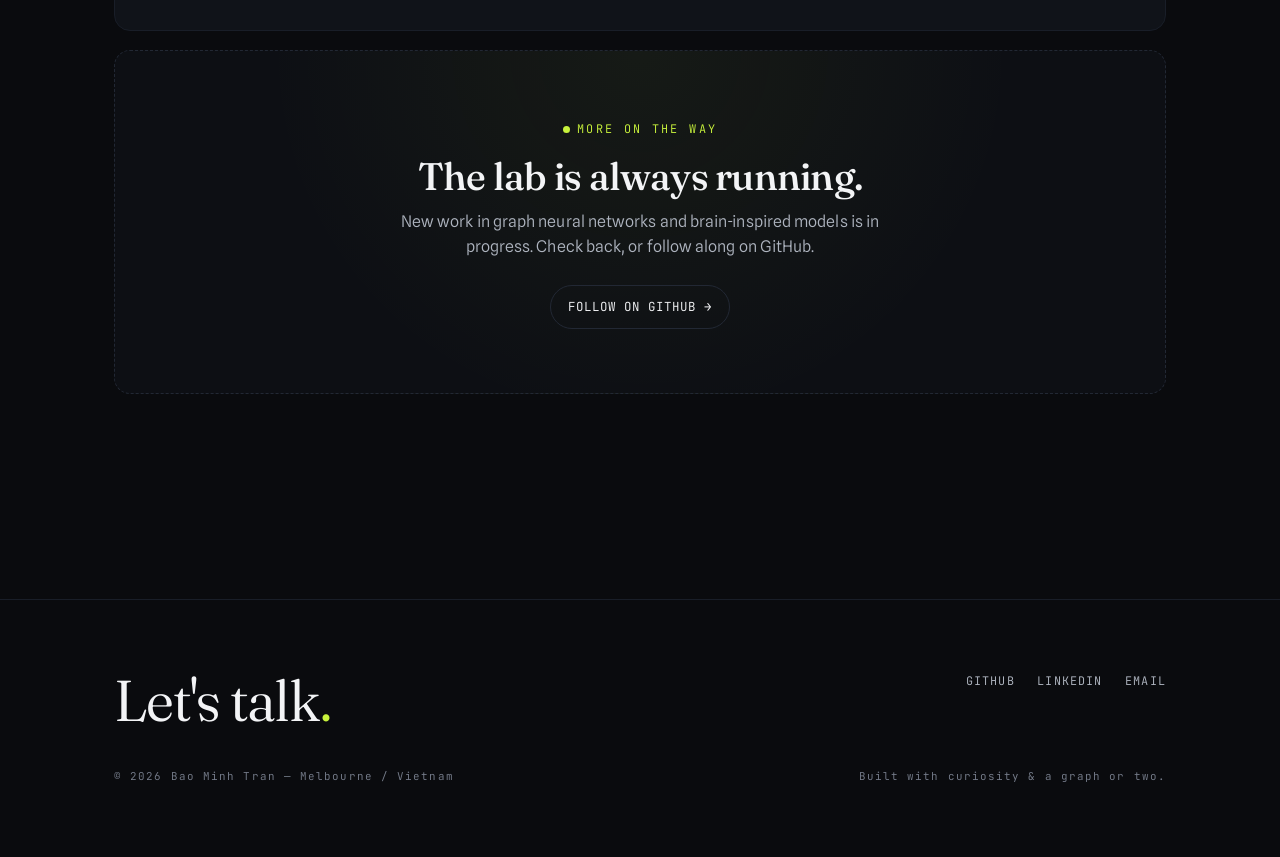
<file: projects.html>
<!DOCTYPE html>
<html lang="en">
<head>
<meta charset="UTF-8">
<meta name="viewport" content="width=device-width, initial-scale=1.0">
<title>Projects — Bao Minh Tran</title>
<meta name="description" content="Selected research and engineering projects by Bao Minh Tran: out-of-distribution benchmarking and optimization for data science.">
<link rel="preconnect" href="https://fonts.googleapis.com">
<link rel="preconnect" href="https://fonts.gstatic.com" crossorigin>
<link href="https://fonts.googleapis.com/css2?family=Fraunces:opsz,wght@9..144,400..600&family=JetBrains+Mono:wght@400;500&family=Spline+Sans:wght@300;400;500&display=swap" rel="stylesheet">
<link rel="stylesheet" href="styles.css">
</head>
<body>

<header class="nav">
  <div class="wrap nav-inner">
    <a class="brand" href="index.html"><span class="node"></span>Bao Minh Tran</a>
    <button class="nav-toggle" aria-label="Menu" aria-expanded="false"><span></span></button>
    <ul class="nav-links">
      <li><a href="index.html">Home</a></li>
      <li><a href="projects.html" aria-current="page">Projects</a></li>
      <li><a href="research.html">Research</a></li>
      <li><a href="experience.html">Experience</a></li>
      <li><a href="blog.html">Writing</a></li>
      <li><a href="contact.html">Contact</a></li>
    </ul>
  </div>
</header>

<main>
  <section class="page-head">
    <canvas data-graph data-density="0.8" aria-hidden="true"></canvas>
    <div class="wrap load">
      <span class="eyebrow">Selected work</span>
      <h1>Projects<span class="dot">.</span></h1>
      <p>Where the mathematics meets the machine — research projects spanning distribution shift, benchmarking, and optimization-driven modelling.</p>
    </div>
  </section>

  <section class="section">
    <div class="wrap">
      <div class="cards">

        <article class="card reveal">
          <div class="card-top">
            <h3>Out-of-Distribution Data Fitting</h3>
            <span class="meta">Nov 2025 — Feb 2026</span>
          </div>
          <div class="org">ADR Summer Project 2025 · Deakin University</div>
          <ul>
            <li>Implemented a range of data-splitting techniques designed to mimic real-world distributionally shifted data.</li>
            <li>Benchmarked state-of-the-art ML/DL models under those shifted regimes to probe how generalization degrades off-distribution.</li>
            <li>Summarised findings and reviewed the related literature in an academic, reproducible manner.</li>
          </ul>
          <div class="card-foot">
            <div class="tag-row">
              <span class="tag">PyTorch</span><span class="tag">Scikit-learn</span><span class="tag">Benchmarking</span><span class="tag">Distribution Shift</span><span class="tag">Literature Review</span>
            </div>
            <a class="repo-link" href="https://github.com/Trminh06-work/Out-of-distribution-data-fitting" target="_blank" rel="noopener">GitHub repo ↗</a>
          </div>
        </article>

        <article class="card reveal" data-delay="80">
          <div class="card-top">
            <h3>OODToolkit — Tabular Regression Benchmarking Pipeline</h3>
            <span class="meta">2025 — 2026</span>
          </div>
          <div class="org">Companion toolkit · Out-of-Distribution Data Fitting</div>
          <ul>
            <li>Built an end-to-end, config-driven pipeline that splits tabular datasets, trains regressors, and evaluates them under out-of-distribution train/test regimes.</li>
            <li>Engineered geometric and distributional splitters — hyperball, slab, K-means, and covariate-shift — to synthesise controlled distribution shift from any dataset.</li>
            <li>Unified eleven classical and neural regressors (Huber, KNN, SVM, tree ensembles, XGBoost, LightGBM, ResNet) behind one interface, with Slurm batch support for HPC runs.</li>
          </ul>
          <div class="card-foot">
            <div class="tag-row">
              <span class="tag">Python</span><span class="tag">PyTorch</span><span class="tag">Scikit-learn</span><span class="tag">XGBoost</span><span class="tag">LightGBM</span><span class="tag">Slurm / HPC</span>
            </div>
            <a class="repo-link" href="https://github.com/Trminh06-work/OODToolkit" target="_blank" rel="noopener">GitHub repo ↗</a>
          </div>
        </article>

        <article class="card reveal" data-delay="160">
          <div class="card-top">
            <h3>Linear Programming for Data Science</h3>
            <span class="meta">Jun 2024</span>
          </div>
          <div class="org">PiMA Research Summer Camp 2024</div>
          <ul>
            <li>Transformed regression problems into optimization frameworks and clean matrix formulations.</li>
            <li>Built linear-regression models with both L1 (linear programming via SciPy <code style="font-family:var(--f-mono);font-size:0.85em;color:var(--accent)">linprog</code>) and L2 (closed-form least squares) approaches.</li>
            <li>Implemented and evaluated both in Python, comparing error-minimisation strategies on robustness, accuracy, and sensitivity to outliers.</li>
          </ul>
          <div class="card-foot">
            <div class="tag-row">
              <span class="tag">Python</span><span class="tag">SciPy</span><span class="tag">Linear Programming</span><span class="tag">Least Squares</span><span class="tag">Regression</span>
            </div>
            <a class="repo-link" href="https://github.com/Trminh06-work/PiMA-Linear-Programming-for-Data-Science" target="_blank" rel="noopener">GitHub repo ↗</a>
          </div>
        </article>

      </div>

      <div class="empty reveal" style="margin-top:1.2rem;">
        <span class="ico"><span class="pulse"></span>More on the way</span>
        <h3>The lab is always running.</h3>
        <p>New work in graph neural networks and brain-inspired models is in progress. Check back, or follow along on GitHub.</p>
        <div class="btn-row" style="justify-content:center;">
          <a class="btn btn-ghost" href="https://github.com/Trminh06-work" target="_blank" rel="noopener">Follow on GitHub <span class="arr">→</span></a>
        </div>
      </div>
    </div>
  </section>
</main>

<footer class="footer">
  <div class="wrap">
    <div class="footer-grid">
      <div class="big"><a href="contact.html">Let's talk<span class="dot">.</span></a></div>
      <nav class="footer-links" aria-label="Social links">
        <a href="https://github.com/Trminh06-work" target="_blank" rel="noopener">GitHub</a>
        <a href="https://www.linkedin.com/in/bao-minh-tran-587272372/" target="_blank" rel="noopener">LinkedIn</a>
        <a href="mailto:trminh06.work@gmail.com">Email</a>
      </nav>
    </div>
    <div class="footer-meta">
      <span>© <span data-year>2026</span> Bao Minh Tran — Melbourne / Vietnam</span>
      <span>Built with curiosity &amp; a graph or two.</span>
    </div>
  </div>
</footer>

<script src="main.js"></script>
</body>
</html>
</file>
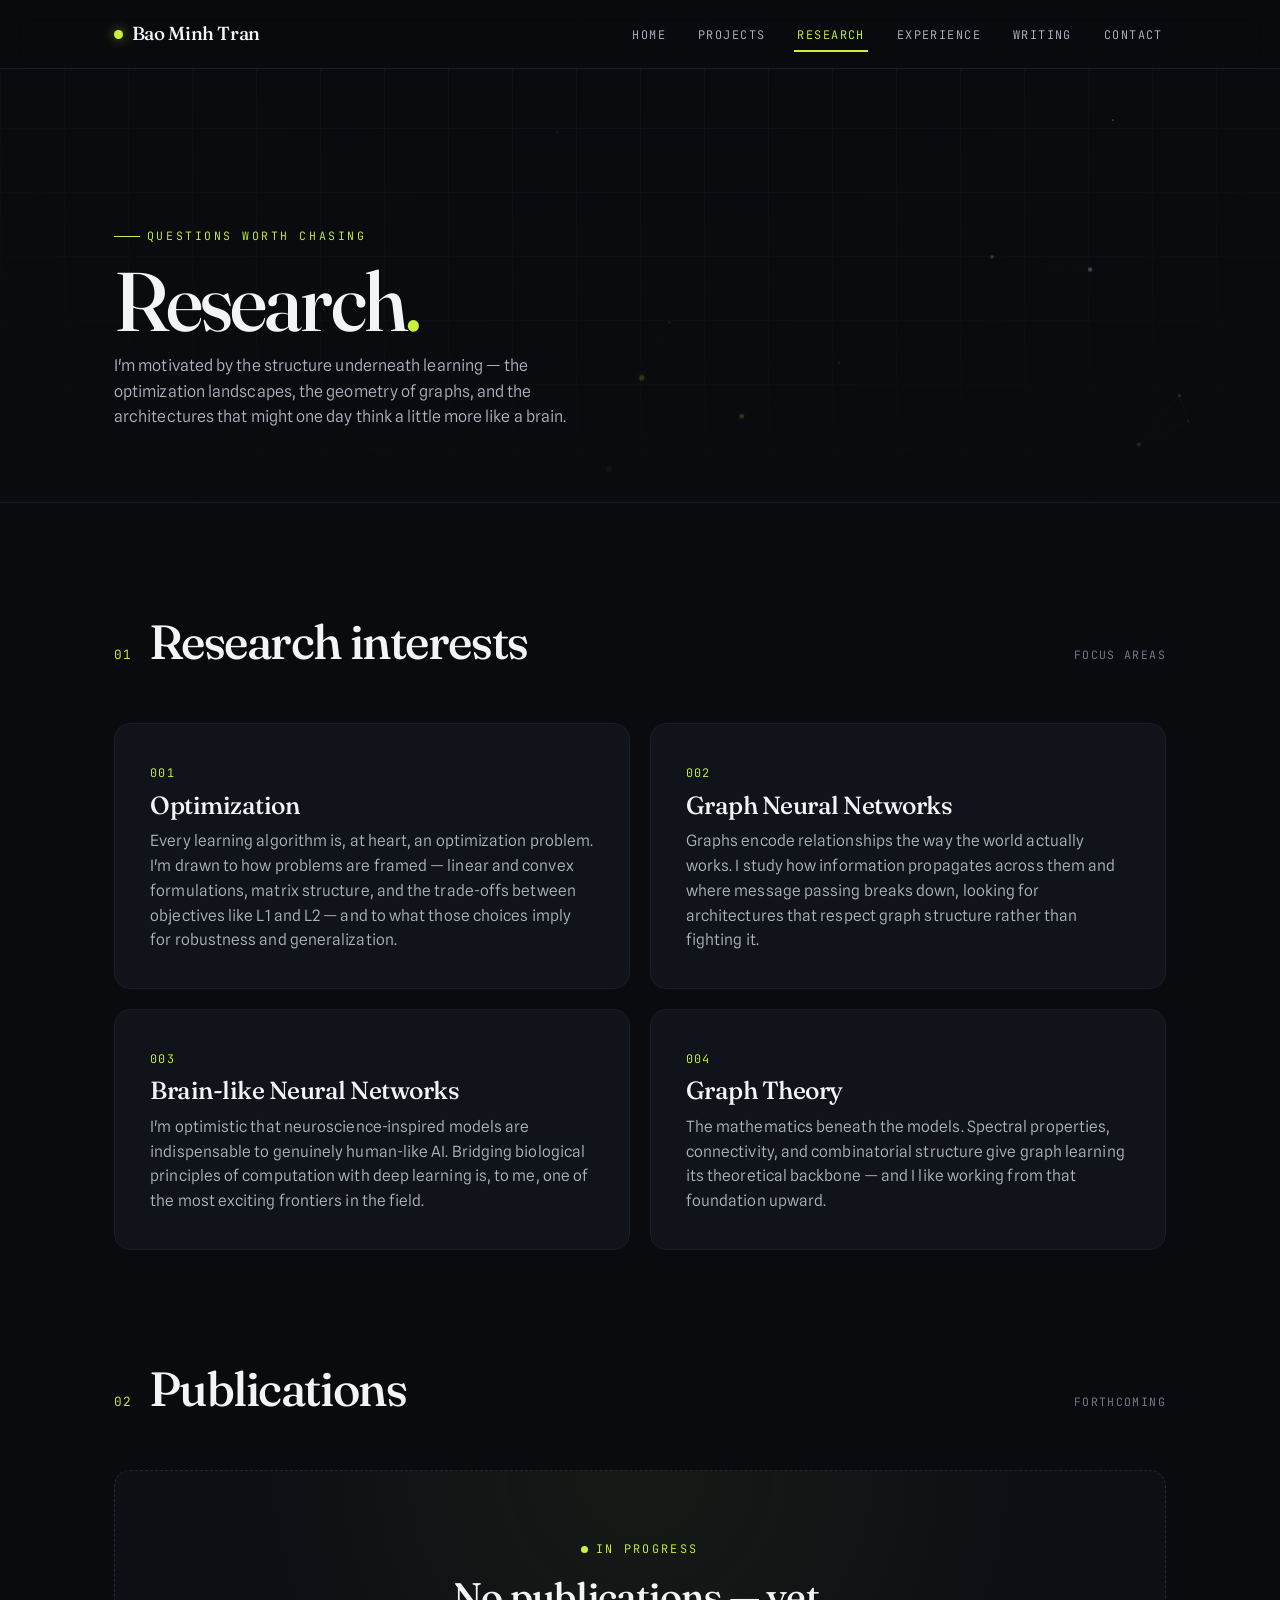
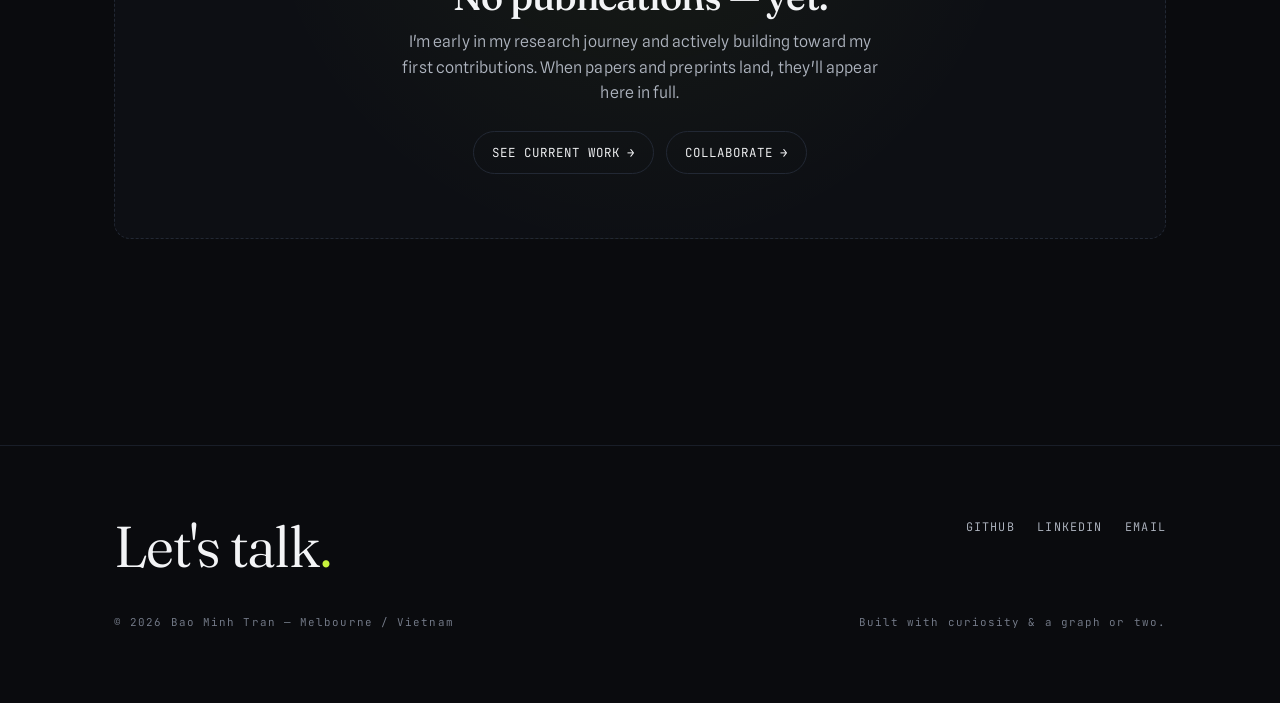
<file: research.html>
<!DOCTYPE html>
<html lang="en">
<head>
<meta charset="UTF-8">
<meta name="viewport" content="width=device-width, initial-scale=1.0">
<title>Research — Bao Minh Tran</title>
<meta name="description" content="Research interests of Bao Minh Tran: optimization, graph neural networks, brain-like neural networks, and graph theory.">
<link rel="preconnect" href="https://fonts.googleapis.com">
<link rel="preconnect" href="https://fonts.gstatic.com" crossorigin>
<link href="https://fonts.googleapis.com/css2?family=Fraunces:opsz,wght@9..144,400..600&family=JetBrains+Mono:wght@400;500&family=Spline+Sans:wght@300;400;500&display=swap" rel="stylesheet">
<link rel="stylesheet" href="styles.css">
</head>
<body>

<header class="nav">
  <div class="wrap nav-inner">
    <a class="brand" href="index.html"><span class="node"></span>Bao Minh Tran</a>
    <button class="nav-toggle" aria-label="Menu" aria-expanded="false"><span></span></button>
    <ul class="nav-links">
      <li><a href="index.html">Home</a></li>
      <li><a href="projects.html">Projects</a></li>
      <li><a href="research.html" aria-current="page">Research</a></li>
      <li><a href="experience.html">Experience</a></li>
      <li><a href="blog.html">Writing</a></li>
      <li><a href="contact.html">Contact</a></li>
    </ul>
  </div>
</header>

<main>
  <section class="page-head">
    <canvas data-graph data-density="0.85" aria-hidden="true"></canvas>
    <div class="wrap load">
      <span class="eyebrow">Questions worth chasing</span>
      <h1>Research<span class="dot">.</span></h1>
      <p>I'm motivated by the structure underneath learning — the optimization landscapes, the geometry of graphs, and the architectures that might one day think a little more like a brain.</p>
    </div>
  </section>

  <!-- INTERESTS -->
  <section class="section">
    <div class="wrap">
      <div class="section-head reveal">
        <span class="section-index">01</span>
        <h2 class="section-title">Research interests</h2>
        <span class="section-note">Focus areas</span>
      </div>
      <div class="research-grid">

        <article class="research-card reveal">
          <span class="rc-no">001</span>
          <h3>Optimization</h3>
          <p>Every learning algorithm is, at heart, an optimization problem. I'm drawn to how problems are framed — linear and convex formulations, matrix structure, and the trade-offs between objectives like L1 and L2 — and to what those choices imply for robustness and generalization.</p>
        </article>

        <article class="research-card reveal" data-delay="60">
          <span class="rc-no">002</span>
          <h3>Graph Neural Networks</h3>
          <p>Graphs encode relationships the way the world actually works. I study how information propagates across them and where message passing breaks down, looking for architectures that respect graph structure rather than fighting it.</p>
        </article>

        <article class="research-card reveal" data-delay="120">
          <span class="rc-no">003</span>
          <h3>Brain-like Neural Networks</h3>
          <p>I'm optimistic that neuroscience-inspired models are indispensable to genuinely human-like AI. Bridging biological principles of computation with deep learning is, to me, one of the most exciting frontiers in the field.</p>
        </article>

        <article class="research-card reveal" data-delay="180">
          <span class="rc-no">004</span>
          <h3>Graph Theory</h3>
          <p>The mathematics beneath the models. Spectral properties, connectivity, and combinatorial structure give graph learning its theoretical backbone — and I like working from that foundation upward.</p>
        </article>

      </div>
    </div>
  </section>

  <!-- PUBLICATIONS (empty) -->
  <section class="section" style="padding-top:0;">
    <div class="wrap">
      <div class="section-head reveal">
        <span class="section-index">02</span>
        <h2 class="section-title">Publications</h2>
        <span class="section-note">Forthcoming</span>
      </div>
      <div class="empty reveal">
        <span class="ico"><span class="pulse"></span>In progress</span>
        <h3>No publications — yet.</h3>
        <p>I'm early in my research journey and actively building toward my first contributions. When papers and preprints land, they'll appear here in full.</p>
        <div class="btn-row" style="justify-content:center;">
          <a class="btn btn-ghost" href="projects.html">See current work <span class="arr">→</span></a>
          <a class="btn btn-ghost" href="contact.html">Collaborate <span class="arr">→</span></a>
        </div>
      </div>
    </div>
  </section>
</main>

<footer class="footer">
  <div class="wrap">
    <div class="footer-grid">
      <div class="big"><a href="contact.html">Let's talk<span class="dot">.</span></a></div>
      <nav class="footer-links" aria-label="Social links">
        <a href="https://github.com/Trminh06-work" target="_blank" rel="noopener">GitHub</a>
        <a href="https://www.linkedin.com/in/bao-minh-tran-587272372/" target="_blank" rel="noopener">LinkedIn</a>
        <a href="mailto:trminh06.work@gmail.com">Email</a>
      </nav>
    </div>
    <div class="footer-meta">
      <span>© <span data-year>2026</span> Bao Minh Tran — Melbourne / Vietnam</span>
      <span>Built with curiosity &amp; a graph or two.</span>
    </div>
  </div>
</footer>

<script src="main.js"></script>
</body>
</html>
</file>
<file: styles.css>
/* ============================================================
   Bao Minh Tran — personal site
   Aesthetic: cool ink background, acid-lime accent,
   editorial serif display (Fraunces) + clean sans body
   (Spline Sans) + mono labels (JetBrains Mono).
   Motif: graph networks (nodes + edges).
   ============================================================ */

:root {
  --bg:        #0A0B0E;
  --bg-soft:   #0D0F14;
  --panel:     #101319;
  --panel-2:   #141822;
  --line:      #222834;
  --line-soft: #191E28;
  --ink:       #F3F4F6;
  --ink-dim:   #AEB4BF;
  --muted:     #767D8B;
  --accent:    #C8F23C;
  --accent-ink:#0A0B0E;
  --glow:      rgba(200, 242, 60, 0.55);

  --maxw: 1180px;
  --gut: clamp(20px, 5vw, 64px);

  --f-display: "Fraunces", Georgia, serif;
  --f-body: "Spline Sans", system-ui, sans-serif;
  --f-mono: "JetBrains Mono", ui-monospace, monospace;

  --ease: cubic-bezier(0.22, 1, 0.36, 1);
}

* { box-sizing: border-box; margin: 0; padding: 0; }

html { scroll-behavior: smooth; -webkit-text-size-adjust: 100%; }

body {
  background: var(--bg);
  color: var(--ink);
  font-family: var(--f-body);
  font-size: 16px;
  line-height: 1.6;
  font-weight: 350;
  letter-spacing: 0.005em;
  -webkit-font-smoothing: antialiased;
  text-rendering: optimizeLegibility;
  overflow-x: hidden;
  min-height: 100vh;
  display: flex;
  flex-direction: column;
}

/* faint global grid + grain for depth */
body::before {
  content: "";
  position: fixed;
  inset: 0;
  background-image:
    linear-gradient(var(--line-soft) 1px, transparent 1px),
    linear-gradient(90deg, var(--line-soft) 1px, transparent 1px);
  background-size: 64px 64px;
  -webkit-mask-image: radial-gradient(ellipse 120% 90% at 50% 0%, #000 5%, transparent 70%);
          mask-image: radial-gradient(ellipse 120% 90% at 50% 0%, #000 5%, transparent 70%);
  opacity: 0.5;
  pointer-events: none;
  z-index: 0;
}

::selection { background: var(--accent); color: var(--accent-ink); }

a { color: inherit; text-decoration: none; }

img { max-width: 100%; display: block; }

:focus-visible {
  outline: 2px solid var(--accent);
  outline-offset: 3px;
  border-radius: 2px;
}

/* ---------- layout ---------- */
.wrap {
  width: 100%;
  max-width: var(--maxw);
  margin-inline: auto;
  padding-inline: var(--gut);
  position: relative;
  z-index: 1;
}

main { flex: 1 0 auto; position: relative; z-index: 1; }

.section { padding-block: clamp(56px, 9vw, 120px); }

/* ---------- typography ---------- */
.eyebrow {
  font-family: var(--f-mono);
  font-size: 0.72rem;
  letter-spacing: 0.22em;
  text-transform: uppercase;
  color: var(--accent);
  display: inline-flex;
  align-items: center;
  gap: 0.6em;
}
.eyebrow::before {
  content: "";
  width: 26px;
  height: 1px;
  background: var(--accent);
  display: inline-block;
}

h1, h2, h3 { font-family: var(--f-display); font-weight: 500; line-height: 1.02; letter-spacing: -0.02em; }

.display {
  font-family: var(--f-display);
  font-weight: 460;
  font-size: clamp(3.2rem, 12vw, 9rem);
  line-height: 0.92;
  letter-spacing: -0.035em;
  font-optical-sizing: auto;
}

.dot { color: var(--accent); }

p.lede {
  font-size: clamp(1.05rem, 2vw, 1.3rem);
  color: var(--ink-dim);
  font-weight: 350;
  max-width: 56ch;
  line-height: 1.55;
}

.section-head {
  display: flex;
  align-items: baseline;
  gap: 1rem;
  margin-bottom: clamp(28px, 5vw, 56px);
  flex-wrap: wrap;
}
.section-index {
  font-family: var(--f-mono);
  font-size: 0.8rem;
  color: var(--accent);
  letter-spacing: 0.1em;
  padding-top: 0.4em;
}
.section-title {
  font-size: clamp(1.9rem, 5vw, 3rem);
  letter-spacing: -0.03em;
}
.section-note {
  margin-left: auto;
  color: var(--muted);
  font-family: var(--f-mono);
  font-size: 0.72rem;
  letter-spacing: 0.12em;
  text-transform: uppercase;
  padding-top: 0.6em;
}

/* ---------- nav ---------- */
.nav {
  position: sticky;
  top: 0;
  z-index: 50;
  backdrop-filter: blur(14px);
  -webkit-backdrop-filter: blur(14px);
  background: color-mix(in srgb, var(--bg) 72%, transparent);
  border-bottom: 1px solid var(--line-soft);
}
.nav-inner {
  display: flex;
  align-items: center;
  justify-content: space-between;
  height: 68px;
}
.brand {
  font-family: var(--f-display);
  font-size: 1.18rem;
  font-weight: 500;
  letter-spacing: -0.02em;
  display: inline-flex;
  align-items: center;
  gap: 0.55rem;
}
.brand .node {
  width: 9px; height: 9px;
  background: var(--accent);
  border-radius: 50%;
  box-shadow: 0 0 12px var(--glow);
  flex: none;
}
.nav-links {
  display: flex;
  align-items: center;
  gap: clamp(0.4rem, 2vw, 1.6rem);
  list-style: none;
}
.nav-links a {
  font-family: var(--f-mono);
  font-size: 0.74rem;
  letter-spacing: 0.12em;
  text-transform: uppercase;
  color: var(--ink-dim);
  padding: 0.4rem 0.2rem;
  position: relative;
  transition: color 0.25s var(--ease);
}
.nav-links a::after {
  content: "";
  position: absolute;
  left: 0; bottom: -2px;
  width: 0; height: 1.5px;
  background: var(--accent);
  transition: width 0.3s var(--ease);
}
.nav-links a:hover { color: var(--ink); }
.nav-links a:hover::after,
.nav-links a[aria-current="page"]::after { width: 100%; }
.nav-links a[aria-current="page"] { color: var(--accent); }

.nav-toggle {
  display: none;
  background: none;
  border: 1px solid var(--line);
  color: var(--ink);
  width: 42px; height: 38px;
  border-radius: 9px;
  cursor: pointer;
  align-items: center;
  justify-content: center;
}
.nav-toggle span,
.nav-toggle span::before,
.nav-toggle span::after {
  content: "";
  display: block;
  width: 18px; height: 1.6px;
  background: var(--ink);
  position: relative;
  transition: 0.25s var(--ease);
}
.nav-toggle span::before { position: absolute; top: -6px; }
.nav-toggle span::after  { position: absolute; top: 6px; }
.nav.open .nav-toggle span { background: transparent; }
.nav.open .nav-toggle span::before { transform: rotate(45deg); top: 0; }
.nav.open .nav-toggle span::after  { transform: rotate(-45deg); top: 0; }

/* ---------- buttons ---------- */
.btn {
  display: inline-flex;
  align-items: center;
  gap: 0.6em;
  font-family: var(--f-mono);
  font-size: 0.78rem;
  letter-spacing: 0.08em;
  text-transform: uppercase;
  padding: 0.85em 1.4em;
  border-radius: 999px;
  border: 1px solid var(--line);
  color: var(--ink);
  transition: 0.25s var(--ease);
  cursor: pointer;
  background: transparent;
}
.btn .arr { transition: transform 0.25s var(--ease); }
.btn:hover .arr { transform: translateX(3px); }
.btn-primary {
  background: var(--accent);
  color: var(--accent-ink);
  border-color: var(--accent);
  font-weight: 600;
}
.btn-primary:hover { box-shadow: 0 0 28px var(--glow); transform: translateY(-2px); }
.btn-ghost:hover { border-color: var(--accent); color: var(--accent); }
.btn-row { display: flex; gap: 0.8rem; flex-wrap: wrap; align-items: center; }

/* ---------- hero ---------- */
.hero {
  position: relative;
  min-height: min(92vh, 880px);
  display: flex;
  align-items: center;
  padding-block: clamp(60px, 12vh, 140px);
  overflow: hidden;
}
.hero-canvas {
  position: absolute;
  inset: 0;
  width: 100%; height: 100%;
  z-index: 0;
  -webkit-mask-image: radial-gradient(ellipse 90% 80% at 65% 45%, #000 35%, transparent 80%);
          mask-image: radial-gradient(ellipse 90% 80% at 65% 45%, #000 35%, transparent 80%);
  opacity: 0.9;
}
.hero .wrap { z-index: 2; }
.hero-grid {
  display: grid;
  grid-template-columns: 1.5fr 0.9fr;
  gap: clamp(2rem, 5vw, 5rem);
  align-items: center;
}
.hero-copy .eyebrow { margin-bottom: 1.4rem; }
.hero-copy .display { margin-bottom: 1.6rem; }
.hero-copy .lede { margin-bottom: 2.2rem; }

.hero-portrait {
  position: relative;
  justify-self: end;
}
.hero-portrait img {
  width: clamp(220px, 26vw, 340px);
  aspect-ratio: 0.93;
  object-fit: cover;
  border-radius: 18px;
  filter: grayscale(0.15) contrast(1.02);
  border: 1px solid var(--line);
}
.hero-portrait::after {
  content: "";
  position: absolute;
  inset: -1px;
  border-radius: 18px;
  border: 1px solid var(--accent);
  transform: translate(14px, 14px);
  z-index: -1;
  opacity: 0.6;
}
.portrait-tag {
  position: absolute;
  left: -14px; bottom: 20px;
  background: var(--bg);
  border: 1px solid var(--line);
  border-radius: 999px;
  padding: 0.4rem 0.9rem;
  font-family: var(--f-mono);
  font-size: 0.66rem;
  letter-spacing: 0.1em;
  text-transform: uppercase;
  color: var(--accent);
  display: inline-flex;
  align-items: center;
  gap: 0.5em;
}
.pulse {
  width: 7px; height: 7px; border-radius: 50%;
  background: var(--accent);
  box-shadow: 0 0 0 0 var(--glow);
  animation: pulse 2.2s infinite;
}
@keyframes pulse {
  0% { box-shadow: 0 0 0 0 var(--glow); }
  70% { box-shadow: 0 0 0 9px rgba(200,242,60,0); }
  100% { box-shadow: 0 0 0 0 rgba(200,242,60,0); }
}

/* marquee of interests */
.tape {
  border-block: 1px solid var(--line-soft);
  overflow: hidden;
  white-space: nowrap;
  padding-block: 0.9rem;
  background: var(--bg-soft);
}
.tape-track {
  display: inline-flex;
  gap: 2.5rem;
  font-family: var(--f-mono);
  font-size: 0.78rem;
  letter-spacing: 0.16em;
  text-transform: uppercase;
  color: var(--muted);
  animation: marquee 28s linear infinite;
  will-change: transform;
}
.tape-track span { display: inline-flex; align-items: center; gap: 2.5rem; }
.tape-track span::after { content: "◆"; color: var(--accent); font-size: 0.6rem; }
@keyframes marquee { to { transform: translateX(-50%); } }

/* ---------- page header (inner pages) ---------- */
.page-head {
  position: relative;
  padding-block: clamp(72px, 12vw, 150px) clamp(40px, 6vw, 72px);
  border-bottom: 1px solid var(--line-soft);
  overflow: hidden;
}
.page-head canvas {
  position: absolute; inset: 0; width: 100%; height: 100%;
  z-index: 0; opacity: 0.7;
  -webkit-mask-image: radial-gradient(ellipse 80% 120% at 85% 30%, #000 10%, transparent 75%);
          mask-image: radial-gradient(ellipse 80% 120% at 85% 30%, #000 10%, transparent 75%);
}
.page-head .wrap { z-index: 2; }
.page-head h1 {
  font-size: clamp(2.6rem, 8vw, 5.2rem);
  letter-spacing: -0.035em;
  margin-block: 0.8rem 0.6rem;
}
.page-head p { color: var(--ink-dim); max-width: 50ch; }

/* ---------- about strip ---------- */
.about-grid {
  display: grid;
  grid-template-columns: 1fr 1fr;
  gap: clamp(2rem, 5vw, 4.5rem);
  align-items: start;
}
.about-grid p { color: var(--ink-dim); margin-bottom: 1.1rem; font-size: 1.05rem; }
.about-grid p strong { color: var(--ink); font-weight: 500; }
.stat-rail { display: grid; gap: 1px; background: var(--line-soft); border: 1px solid var(--line-soft); border-radius: 14px; overflow: hidden; }
.stat {
  background: var(--panel);
  padding: 1.3rem 1.4rem;
  display: flex;
  align-items: baseline;
  justify-content: space-between;
  gap: 1rem;
}
.stat .num { font-family: var(--f-display); font-size: 2rem; line-height: 1; color: var(--ink); }
.stat .num em { color: var(--accent); font-style: normal; }
.stat .lab { font-family: var(--f-mono); font-size: 0.7rem; letter-spacing: 0.12em; text-transform: uppercase; color: var(--muted); text-align: right; }

/* ---------- chips ---------- */
.chips { display: flex; flex-wrap: wrap; gap: 0.6rem; }
.chip {
  font-family: var(--f-mono);
  font-size: 0.74rem;
  letter-spacing: 0.04em;
  padding: 0.5em 0.95em;
  border: 1px solid var(--line);
  border-radius: 999px;
  color: var(--ink-dim);
  transition: 0.2s var(--ease);
}
.chip:hover { border-color: var(--accent); color: var(--accent); transform: translateY(-2px); }

/* ---------- project / generic cards ---------- */
.cards { display: grid; gap: 1.2rem; }
.card {
  position: relative;
  background: var(--panel);
  border: 1px solid var(--line-soft);
  border-radius: 16px;
  padding: clamp(1.6rem, 3vw, 2.4rem);
  transition: 0.3s var(--ease);
  overflow: hidden;
}
.card::before {
  content: "";
  position: absolute;
  left: 0; top: 0; bottom: 0;
  width: 2px;
  background: var(--accent);
  transform: scaleY(0);
  transform-origin: top;
  transition: transform 0.4s var(--ease);
}
.card:hover { border-color: var(--line); transform: translateY(-4px); background: var(--panel-2); }
.card:hover::before { transform: scaleY(1); }
.card-top {
  display: flex;
  justify-content: space-between;
  align-items: flex-start;
  gap: 1rem;
  flex-wrap: wrap;
  margin-bottom: 0.4rem;
}
.card h3 { font-size: clamp(1.4rem, 3vw, 1.9rem); letter-spacing: -0.02em; }
.card .meta { font-family: var(--f-mono); font-size: 0.7rem; letter-spacing: 0.1em; text-transform: uppercase; color: var(--muted); white-space: nowrap; padding-top: 0.4em; }
.card .org { color: var(--accent); font-family: var(--f-mono); font-size: 0.74rem; letter-spacing: 0.06em; margin-bottom: 1.1rem; }
.card ul { list-style: none; display: grid; gap: 0.55rem; margin-bottom: 1.3rem; }
.card li { color: var(--ink-dim); padding-left: 1.3rem; position: relative; font-size: 0.97rem; }
.card li::before { content: "→"; position: absolute; left: 0; color: var(--accent); }
.card-foot { display: flex; align-items: center; justify-content: space-between; gap: 1rem; flex-wrap: wrap; }
.tag-row { display: flex; flex-wrap: wrap; gap: 0.4rem; }
.tag { font-family: var(--f-mono); font-size: 0.66rem; letter-spacing: 0.05em; padding: 0.35em 0.7em; background: var(--bg-soft); border: 1px solid var(--line-soft); border-radius: 6px; color: var(--muted); }
.repo-link { font-family: var(--f-mono); font-size: 0.74rem; letter-spacing: 0.06em; text-transform: uppercase; color: var(--ink); display: inline-flex; gap: 0.45em; align-items: center; border-bottom: 1px solid transparent; transition: 0.2s var(--ease); }
.repo-link:hover { color: var(--accent); border-color: var(--accent); }

/* ---------- timeline ---------- */
.timeline { position: relative; display: grid; gap: 0.8rem; padding-left: 1.6rem; }
.timeline::before { content: ""; position: absolute; left: 4px; top: 8px; bottom: 8px; width: 1px; background: var(--line); }
.tl-item { position: relative; }
.tl-item::before {
  content: ""; position: absolute; left: -1.6rem; top: 0.5rem;
  width: 9px; height: 9px; border-radius: 50%;
  background: var(--bg); border: 2px solid var(--accent);
}
.tl-item .when { font-family: var(--f-mono); font-size: 0.7rem; letter-spacing: 0.1em; text-transform: uppercase; color: var(--accent); }
.tl-item h3 { font-size: 1.35rem; margin-block: 0.3rem 0.15rem; }
.tl-item .sub { color: var(--muted); font-size: 0.9rem; margin-bottom: 0.7rem; }
.tl-item ul { list-style: none; display: grid; gap: 0.4rem; }
.tl-item li { color: var(--ink-dim); padding-left: 1.2rem; position: relative; font-size: 0.96rem; }
.tl-item li::before { content: "—"; position: absolute; left: 0; color: var(--muted); }

/* ---------- skills ---------- */
.skill-grid { display: grid; grid-template-columns: repeat(3, 1fr); gap: 1px; background: var(--line-soft); border: 1px solid var(--line-soft); border-radius: 14px; overflow: hidden; }
.skill-col { background: var(--panel); padding: clamp(1.4rem, 2.5vw, 2rem); }
.skill-col h4 { font-family: var(--f-mono); font-size: 0.72rem; letter-spacing: 0.14em; text-transform: uppercase; color: var(--accent); margin-bottom: 1.1rem; font-weight: 500; }
.skill-col ul { list-style: none; display: grid; gap: 0.7rem; }
.skill-col li { color: var(--ink-dim); display: flex; align-items: center; gap: 0.6rem; font-size: 0.97rem; }
.skill-col li::before { content: ""; width: 5px; height: 5px; border-radius: 50%; background: var(--accent); flex: none; }

/* ---------- research blocks ---------- */
.research-grid { display: grid; grid-template-columns: repeat(2, 1fr); gap: 1.2rem; }
.research-card { background: var(--panel); border: 1px solid var(--line-soft); border-radius: 16px; padding: clamp(1.6rem, 3vw, 2.2rem); transition: 0.3s var(--ease); }
.research-card:hover { border-color: var(--accent); transform: translateY(-3px); }
.research-card .rc-no { font-family: var(--f-mono); font-size: 0.74rem; color: var(--accent); letter-spacing: 0.1em; }
.research-card h3 { font-size: 1.55rem; margin-block: 0.5rem 0.7rem; letter-spacing: -0.02em; }
.research-card p { color: var(--ink-dim); font-size: 0.97rem; }

/* ---------- empty state ---------- */
.empty {
  border: 1px dashed var(--line);
  border-radius: 16px;
  padding: clamp(2.4rem, 6vw, 4rem);
  text-align: center;
  background:
    radial-gradient(circle at 50% 0%, rgba(200,242,60,0.05), transparent 60%),
    var(--bg-soft);
}
.empty .ico { font-family: var(--f-mono); font-size: 0.74rem; letter-spacing: 0.2em; text-transform: uppercase; color: var(--accent); display: inline-flex; align-items: center; gap: 0.6em; margin-bottom: 1.1rem; }
.empty h3 { font-size: clamp(1.6rem, 4vw, 2.4rem); margin-bottom: 0.8rem; letter-spacing: -0.02em; }
.empty p { color: var(--ink-dim); max-width: 48ch; margin-inline: auto; margin-bottom: 1.6rem; }

/* ---------- contact ---------- */
.contact-grid { display: grid; grid-template-columns: 1.1fr 0.9fr; gap: clamp(2rem, 5vw, 4rem); align-items: start; }
.contact-list { display: grid; gap: 1px; background: var(--line-soft); border: 1px solid var(--line-soft); border-radius: 14px; overflow: hidden; }
.contact-row { background: var(--panel); padding: 1.3rem 1.5rem; display: flex; align-items: center; justify-content: space-between; gap: 1rem; transition: 0.25s var(--ease); }
.contact-row:hover { background: var(--panel-2); }
.contact-row .ck { font-family: var(--f-mono); font-size: 0.7rem; letter-spacing: 0.12em; text-transform: uppercase; color: var(--muted); }
.contact-row .cv { font-size: 1.02rem; color: var(--ink); display: inline-flex; align-items: center; gap: 0.5em; }
.contact-row a.cv:hover { color: var(--accent); }
.contact-row.soon .cv { color: var(--muted); }
.badge-soon { font-family: var(--f-mono); font-size: 0.6rem; letter-spacing: 0.1em; text-transform: uppercase; color: var(--accent); border: 1px solid var(--line); border-radius: 999px; padding: 0.2em 0.6em; }

.cv-card { background: var(--panel); border: 1px solid var(--line-soft); border-radius: 16px; padding: clamp(1.8rem, 4vw, 2.6rem); }
.cv-card h3 { font-size: 1.7rem; margin-bottom: 0.6rem; letter-spacing: -0.02em; }
.cv-card p { color: var(--ink-dim); margin-bottom: 1.6rem; font-size: 0.98rem; }

/* ---------- footer ---------- */
.footer {
  border-top: 1px solid var(--line-soft);
  padding-block: clamp(40px, 7vw, 72px);
  margin-top: clamp(40px, 8vw, 90px);
  position: relative;
  z-index: 1;
}
.footer-grid { display: flex; justify-content: space-between; align-items: flex-start; gap: 2rem; flex-wrap: wrap; }
.footer .big { font-family: var(--f-display); font-size: clamp(2rem, 6vw, 3.6rem); letter-spacing: -0.03em; line-height: 1; }
.footer .big a:hover { color: var(--accent); }
.footer-links { display: flex; gap: 1.4rem; flex-wrap: wrap; }
.footer-links a { font-family: var(--f-mono); font-size: 0.74rem; letter-spacing: 0.1em; text-transform: uppercase; color: var(--ink-dim); transition: 0.2s var(--ease); }
.footer-links a:hover { color: var(--accent); }
.footer-meta { font-family: var(--f-mono); font-size: 0.68rem; letter-spacing: 0.1em; color: var(--muted); margin-top: 2.4rem; display: flex; justify-content: space-between; gap: 1rem; flex-wrap: wrap; }

/* ---------- reveal animation ---------- */
.reveal { opacity: 0; transform: translateY(22px); transition: opacity 0.8s var(--ease), transform 0.8s var(--ease); }
.reveal.in { opacity: 1; transform: none; }

/* staggered hero load */
.load > * { opacity: 0; animation: rise 0.9s var(--ease) forwards; }
.load > *:nth-child(1) { animation-delay: 0.05s; }
.load > *:nth-child(2) { animation-delay: 0.16s; }
.load > *:nth-child(3) { animation-delay: 0.27s; }
.load > *:nth-child(4) { animation-delay: 0.38s; }
.load > *:nth-child(5) { animation-delay: 0.49s; }
@keyframes rise { from { opacity: 0; transform: translateY(26px); } to { opacity: 1; transform: none; } }

/* ---------- responsive ---------- */
@media (max-width: 880px) {
  .hero-grid { grid-template-columns: 1fr; }
  .hero-portrait { justify-self: start; order: -1; margin-bottom: 1rem; }
  .hero-portrait img { width: clamp(180px, 50vw, 240px); }
  .about-grid, .contact-grid { grid-template-columns: 1fr; }
  .research-grid { grid-template-columns: 1fr; }
  .skill-grid { grid-template-columns: 1fr; }

  .nav-toggle { display: inline-flex; }
  .nav-links {
    position: fixed;
    inset: 68px 0 auto 0;
    flex-direction: column;
    align-items: flex-start;
    gap: 0;
    background: var(--bg-soft);
    border-bottom: 1px solid var(--line);
    padding: 0.5rem var(--gut) 1.4rem;
    transform: translateY(-12px);
    opacity: 0;
    pointer-events: none;
    transition: 0.28s var(--ease);
  }
  .nav.open .nav-links { transform: none; opacity: 1; pointer-events: auto; }
  .nav-links li { width: 100%; border-bottom: 1px solid var(--line-soft); }
  .nav-links a { display: block; padding: 1rem 0; font-size: 0.82rem; }
  .nav-links a::after { display: none; }
}

@media (prefers-reduced-motion: reduce) {
  *, *::before, *::after { animation: none !important; transition: none !important; scroll-behavior: auto !important; }
  .reveal { opacity: 1; transform: none; }
  .load > * { opacity: 1; }
}
</file>
